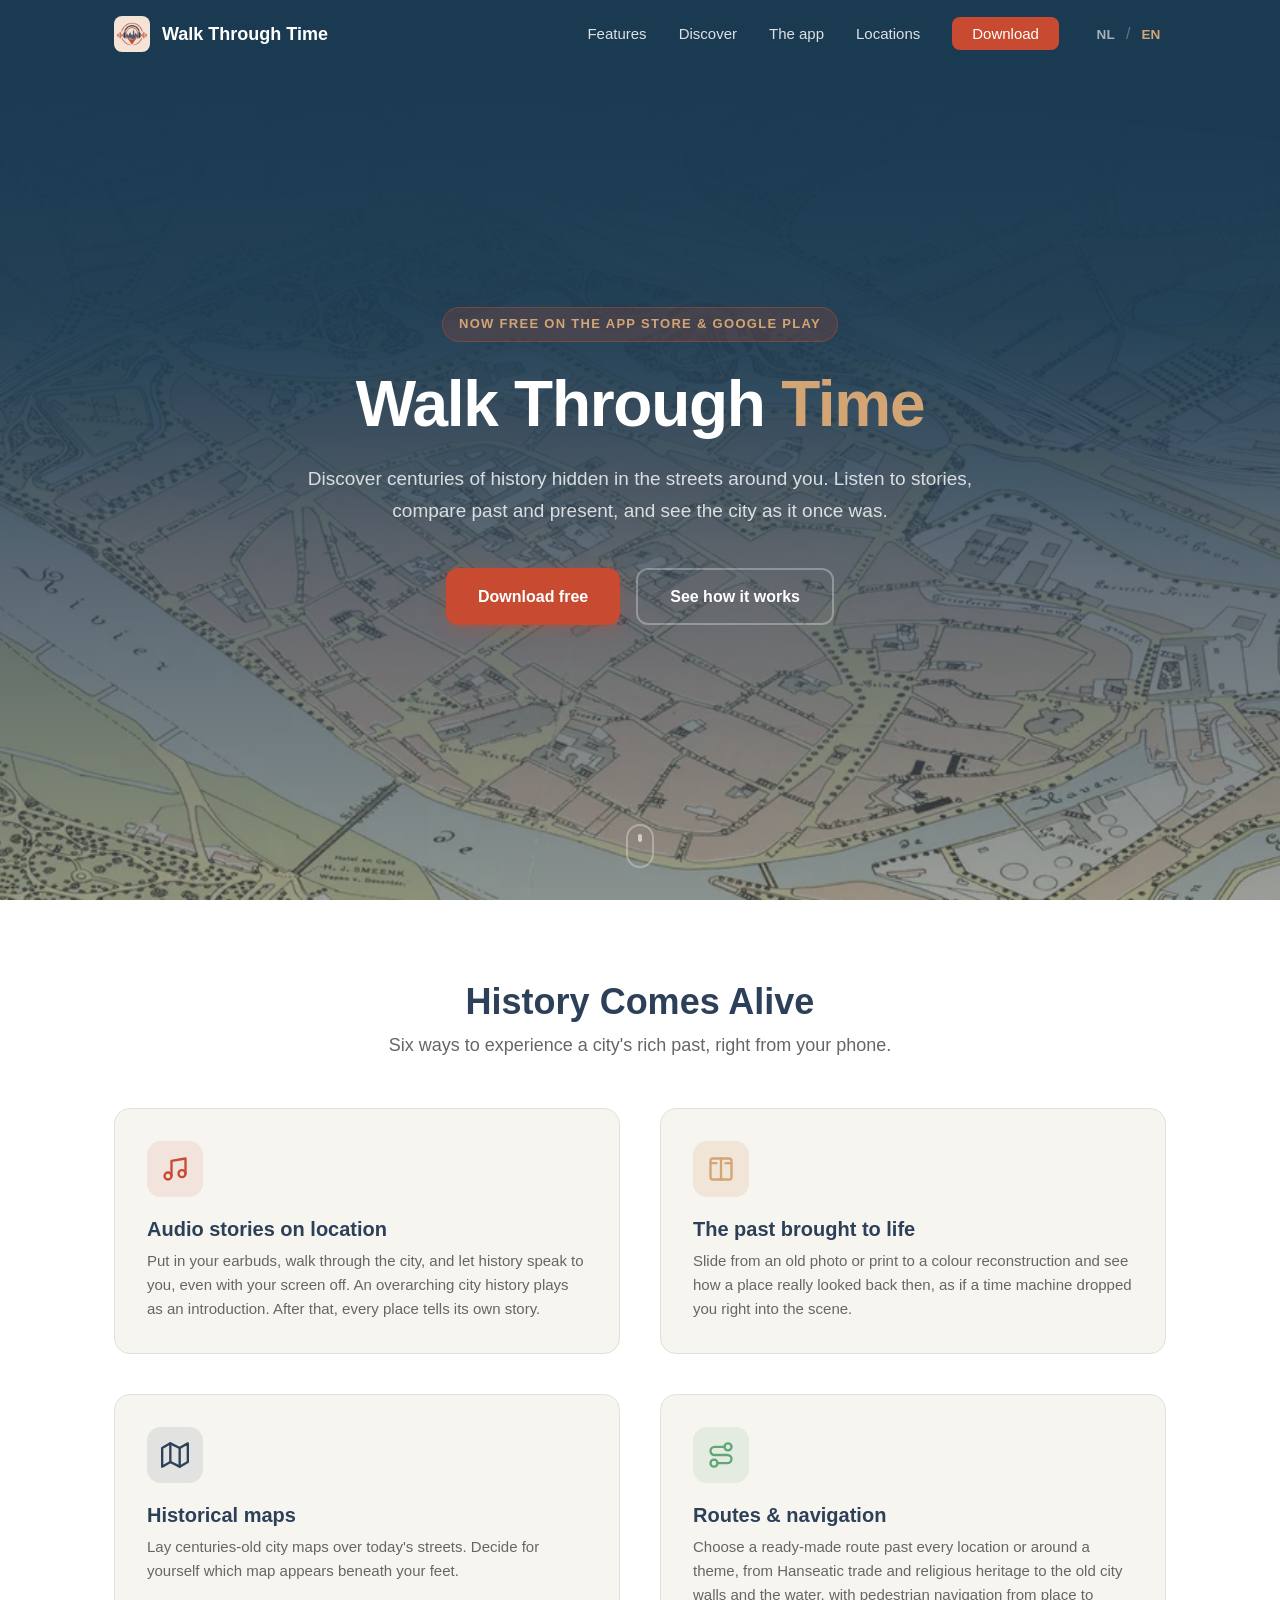
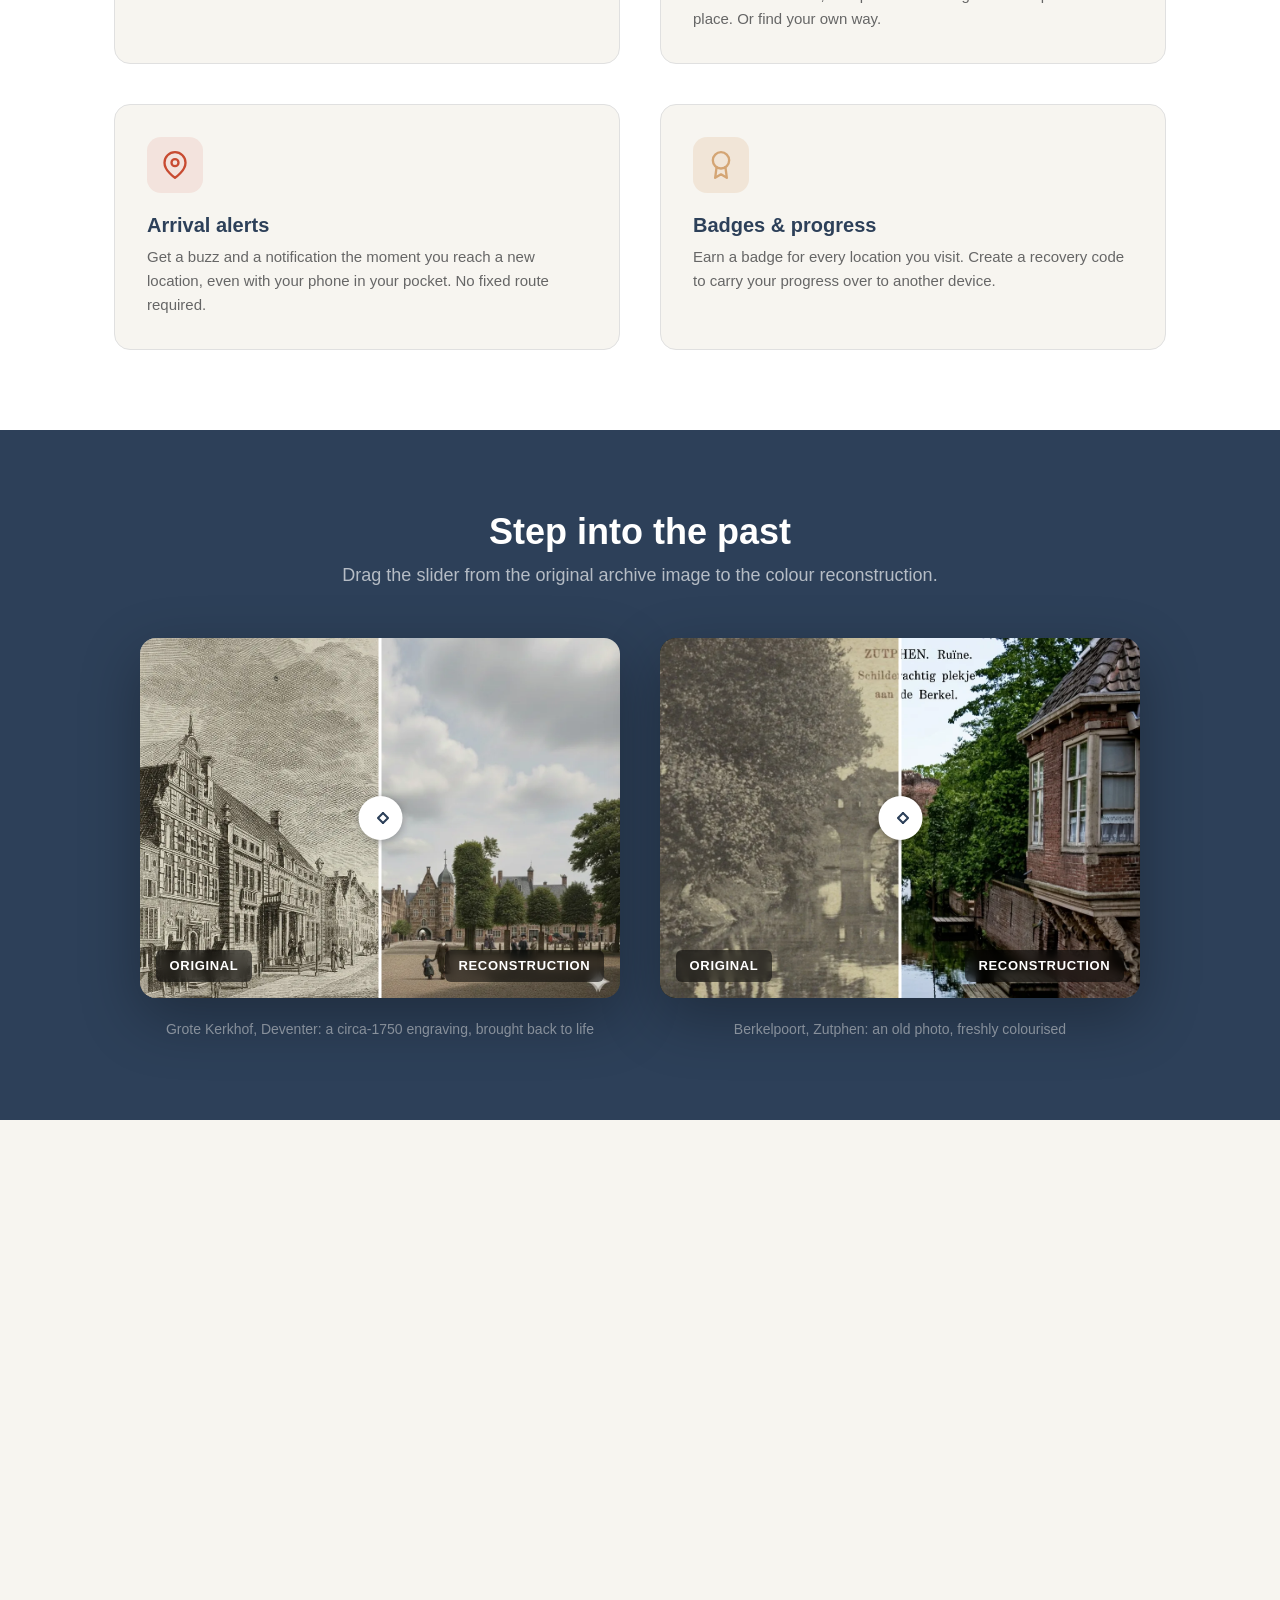
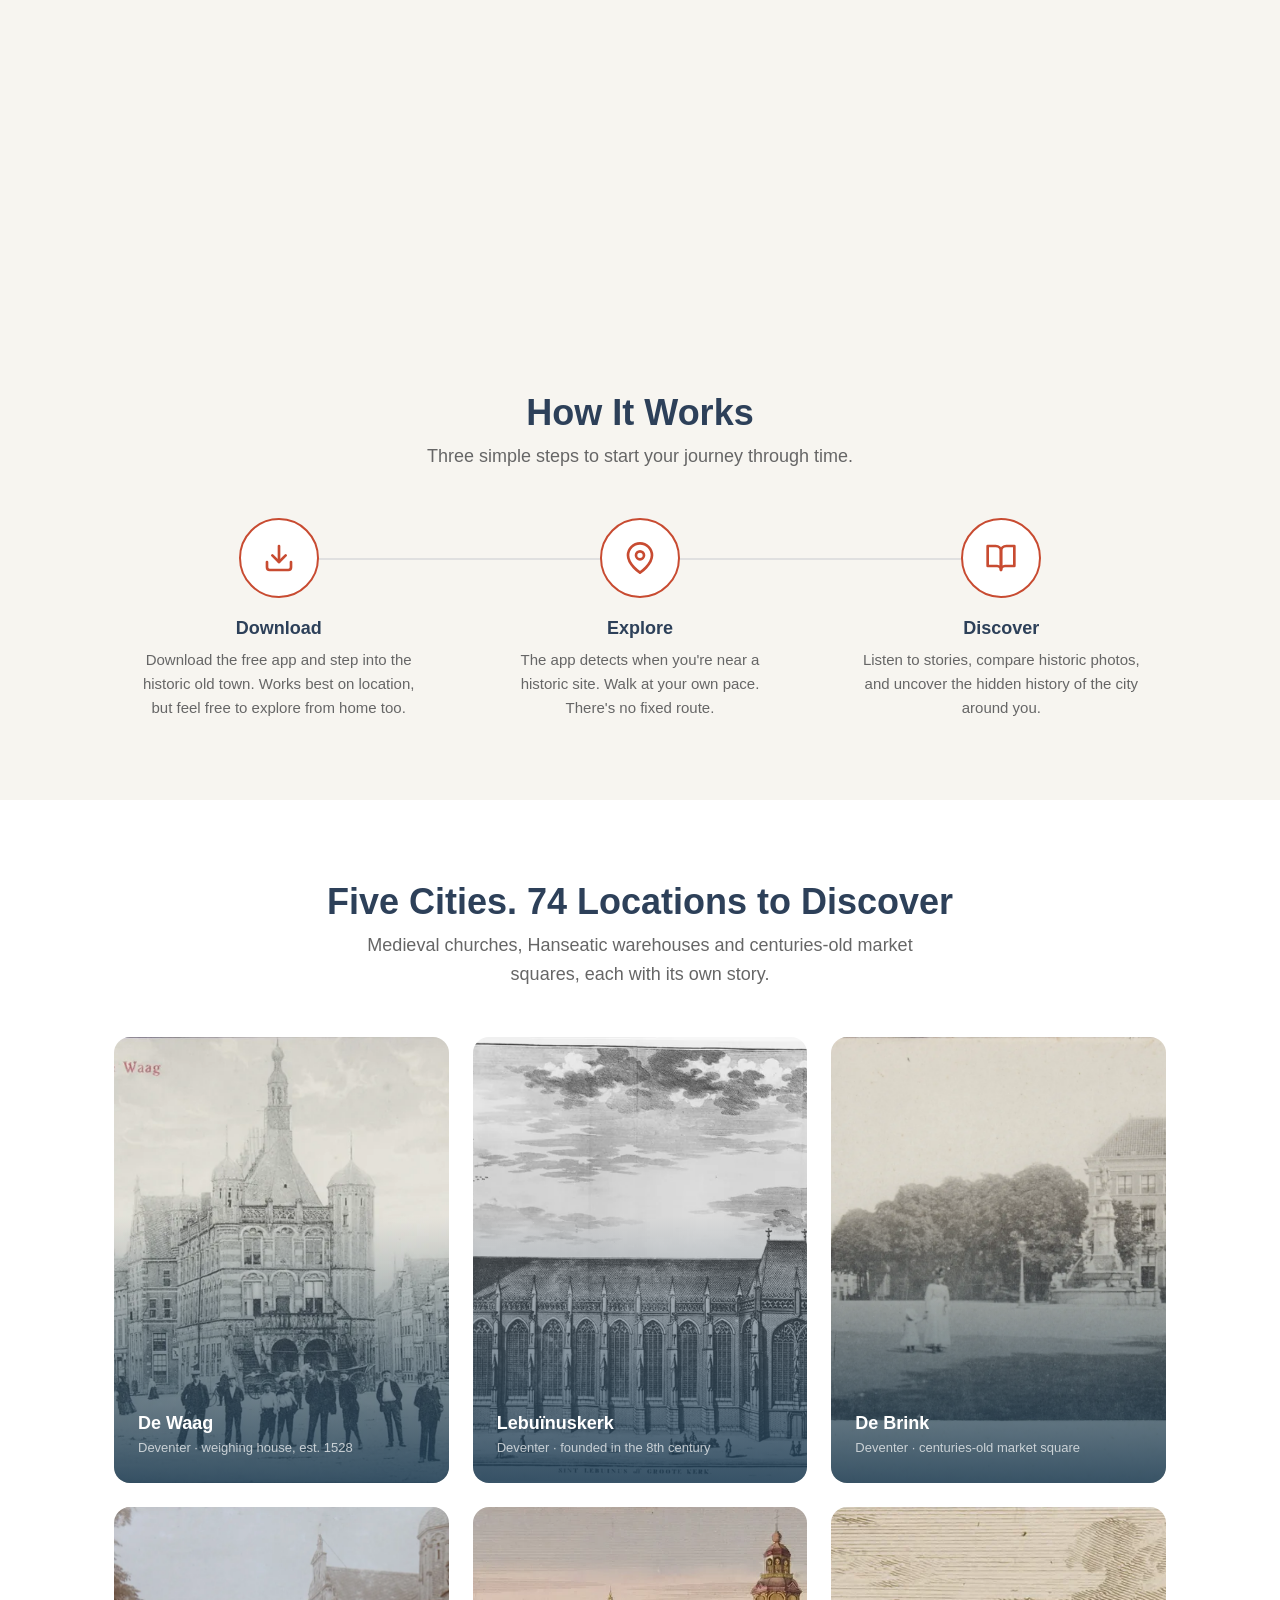
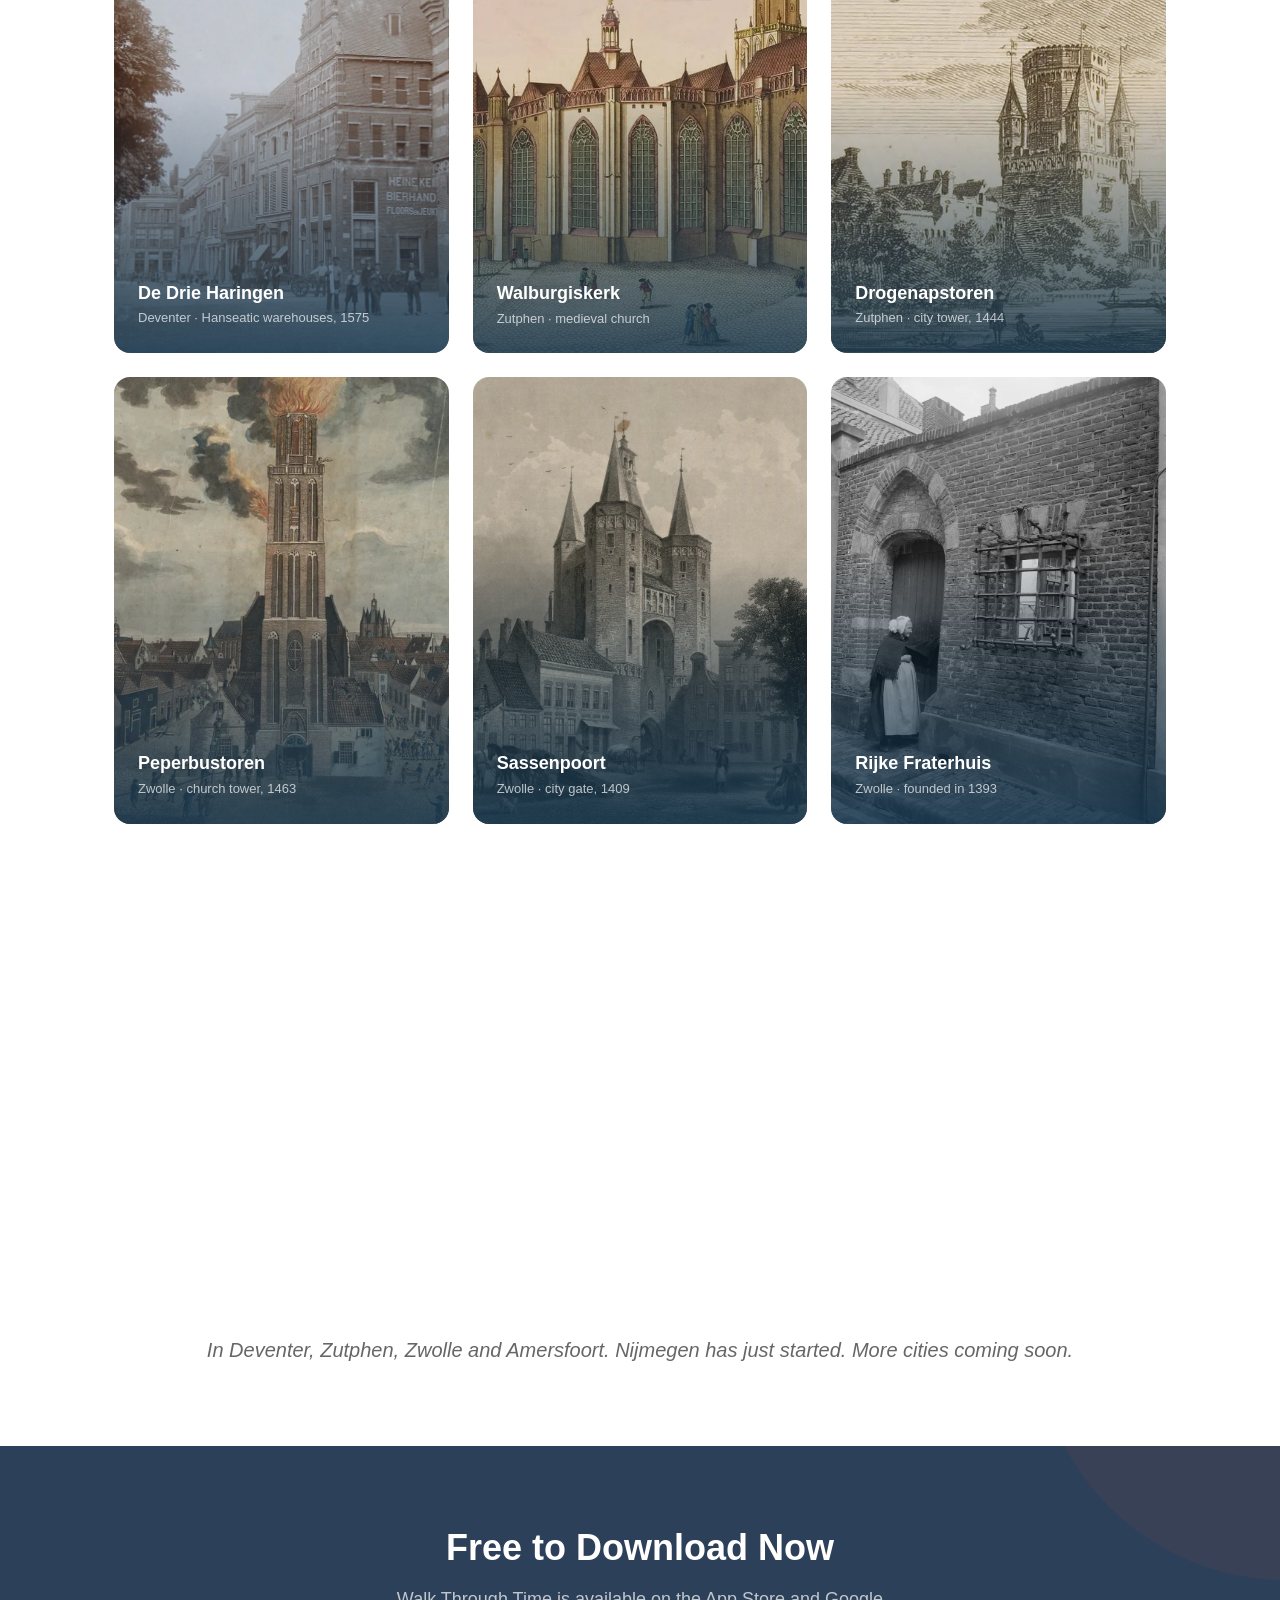
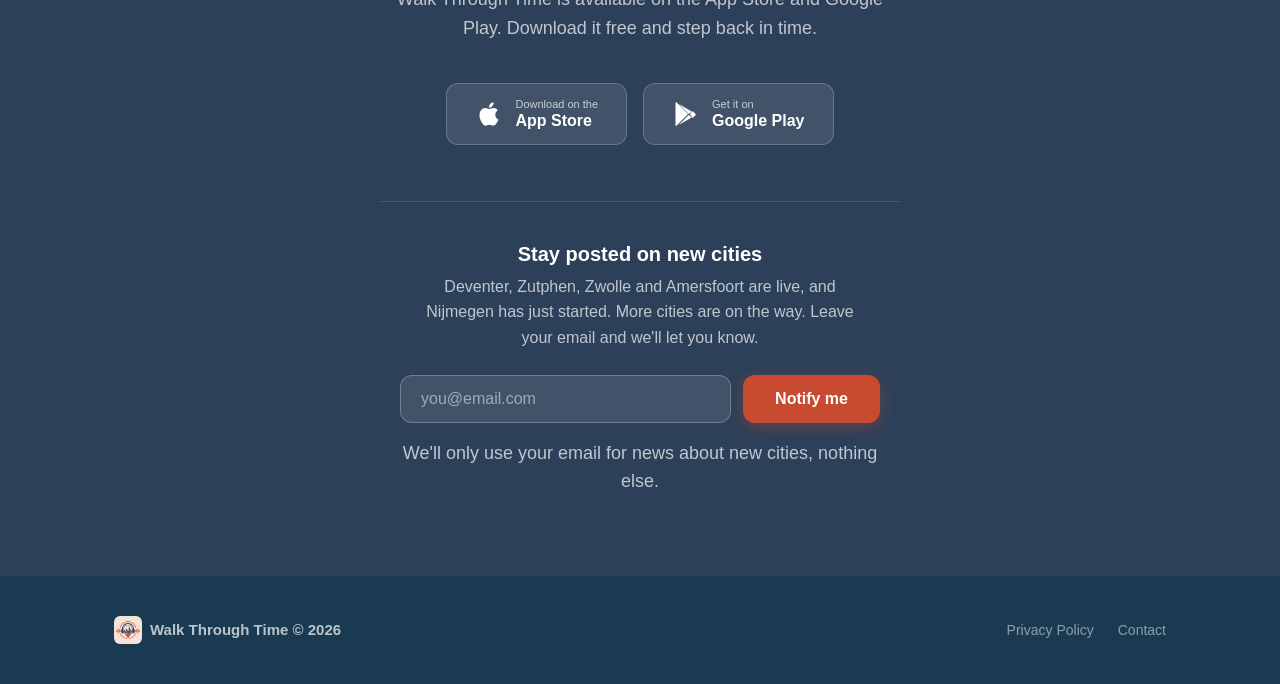
<file: index.html>
<!DOCTYPE html>
<html lang="nl">
<head>
  <meta charset="UTF-8">
  <meta name="viewport" content="width=device-width, initial-scale=1.0">
  <title>Walk Through Time — Ontdek de verborgen geschiedenis van je stad</title>
  <meta name="description" content="Wandel door eeuwen geschiedenis in historische Nederlandse steden. Een audio-tour app met ingekleurde reconstructies van het verleden, historische kaarten en 74 locaties in Deventer, Zutphen, Zwolle, Amersfoort en Nijmegen. Meer steden volgen.">
  <meta name="theme-color" content="#2D4059">
  <link rel="canonical" href="https://walkthrough-time.com/">

  <!-- Open Graph -->
  <meta property="og:site_name" content="Walk Through Time">
  <meta property="og:title" content="Walk Through Time — Ontdek de verborgen geschiedenis van je stad">
  <meta property="og:description" content="Stap terug in de tijd. Verken historische locaties met audio-verhalen, ingekleurde reconstructies en eeuwenoude kaarten, in Deventer, Zutphen, Zwolle, Amersfoort en Nijmegen.">
  <meta property="og:type" content="website">
  <meta property="og:url" content="https://walkthrough-time.com/">
  <meta property="og:image" content="https://walkthrough-time.com/images/og-image.jpg">
  <meta property="og:image:width" content="1200">
  <meta property="og:image:height" content="630">
  <meta property="og:image:alt" content="Walk Through Time — audio-wandeling door historische Nederlandse steden">
  <meta property="og:locale" content="nl_NL">
  <meta property="og:locale:alternate" content="en_US">

  <!-- Twitter -->
  <meta name="twitter:card" content="summary_large_image">
  <meta name="twitter:title" content="Walk Through Time — Ontdek de verborgen geschiedenis van je stad">
  <meta name="twitter:description" content="Stap terug in de tijd. Verken historische locaties met audio-verhalen, ingekleurde reconstructies en eeuwenoude kaarten, in Deventer, Zutphen, Zwolle, Amersfoort en Nijmegen.">
  <meta name="twitter:image" content="https://walkthrough-time.com/images/og-image.jpg">

  <!-- Favicon -->
  <link rel="icon" type="image/png" sizes="32x32" href="images/favicon-32.png">
  <link rel="icon" type="image/png" sizes="16x16" href="images/favicon-16.png">
  <link rel="apple-touch-icon" href="images/apple-touch-icon.png">

  <!-- Styles -->
  <link rel="stylesheet" href="css/style.css">

  <!-- Structured data (helpt Google de app-vermelding te begrijpen) -->
  <script type="application/ld+json">
  {
    "@context": "https://schema.org",
    "@type": "MobileApplication",
    "name": "Walk Through Time",
    "operatingSystem": "iOS, Android",
    "applicationCategory": "TravelApplication",
    "url": "https://walkthrough-time.com/",
    "description": "Audio-wandeling door de verborgen geschiedenis van historische Nederlandse steden: verhalen op locatie, ingekleurde reconstructies en historische kaarten.",
    "offers": {
      "@type": "Offer",
      "price": "0",
      "priceCurrency": "EUR"
    },
    "downloadUrl": [
      "https://apps.apple.com/app/id6764508617",
      "https://play.google.com/store/apps/details?id=com.jouwgeschiedenis.deventertijdreis"
    ],
    "author": {
      "@type": "Organization",
      "name": "Walk Through Time",
      "url": "https://walkthrough-time.com/",
      "email": "walkthroughtime0570@gmail.com"
    }
  }
  </script>
</head>
<body>

  <!-- ======== Navigation ======== -->
  <nav class="nav">
    <div class="container nav-inner">
      <a href="#" class="nav-logo">
        <img src="images/icon-96.png" alt="Walk Through Time" width="36" height="36">
        Walk Through Time
      </a>
      <ul class="nav-links">
        <li><a href="#features" data-i18n="nav.features">Functies</a></li>
        <li><a href="#discover" data-i18n="nav.discover">Ontdek</a></li>
        <li><a href="#app" data-i18n="nav.app">De app</a></li>
        <li><a href="#locations" data-i18n="nav.locations">Locaties</a></li>
        <li><a href="#download" class="nav-cta" data-i18n="nav.cta">Download</a></li>
        <li class="lang-switch" aria-label="Taal / Language">
          <button type="button" class="lang-btn" data-lang="nl">NL</button>
          <span class="lang-sep">/</span>
          <button type="button" class="lang-btn" data-lang="en">EN</button>
        </li>
      </ul>
      <button class="nav-toggle" aria-label="Menu">
        <span></span><span></span><span></span>
      </button>
    </div>
  </nav>

  <!-- ======== Hero ======== -->
  <section class="hero" id="hero">
    <div class="hero-bg"></div>
    <div class="hero-overlay"></div>
    <div class="hero-content">
      <div class="hero-badge" data-i18n="hero.badge">Nu gratis in de App Store &amp; Google Play</div>
      <h1 data-i18n-html="hero.title">Wandel door de <span>tijd</span></h1>
      <p class="hero-text" data-i18n="hero.text">
        Ontdek eeuwen geschiedenis verborgen in de straten om je heen.
        Luister naar verhalen, vergelijk verleden en heden, en zie de stad
        zoals die er lang geleden uitzag.
      </p>
      <div class="hero-actions">
        <a href="#download" class="btn btn-primary" data-i18n="hero.cta_primary">Download gratis</a>
        <a href="#discover" class="btn btn-outline" data-i18n="hero.cta_secondary">Bekijk hoe het werkt</a>
      </div>
    </div>
    <div class="hero-scroll">
      <div class="scroll-indicator">
        <div class="scroll-dot"></div>
      </div>
    </div>
  </section>

  <!-- ======== Features ======== -->
  <section class="features" id="features">
    <div class="container">
      <h2 class="section-title fade-up" data-i18n="features.title">Geschiedenis komt tot leven</h2>
      <p class="section-subtitle fade-up" data-i18n="features.subtitle">Zes manieren om de rijke geschiedenis van een stad te beleven, direct vanaf je telefoon.</p>

      <div class="features-grid">

        <div class="feature-card fade-up">
          <div class="feature-icon audio">
            <svg width="28" height="28" viewBox="0 0 24 24" fill="none" stroke="currentColor" stroke-width="2" stroke-linecap="round" stroke-linejoin="round"><path d="M9 18V5l12-2v13"/><circle cx="6" cy="18" r="3"/><circle cx="18" cy="16" r="3"/></svg>
          </div>
          <h3 data-i18n="feature.audio.title">Audio-verhalen op locatie</h3>
          <p data-i18n="feature.audio.text">Doe je oortjes in, wandel door de stad en laat de geschiedenis tot je spreken, ook met je scherm uit. Een overkoepelende stadsgeschiedenis luister je als introductie. Daarna vertelt elke plek zijn eigen verhaal.</p>
        </div>

        <div class="feature-card fade-up">
          <div class="feature-icon photo">
            <svg width="28" height="28" viewBox="0 0 24 24" fill="none" stroke="currentColor" stroke-width="2" stroke-linecap="round" stroke-linejoin="round"><rect x="3" y="3" width="18" height="18" rx="2" ry="2"/><line x1="12" y1="3" x2="12" y2="21"/><polyline points="8 7 4 7"/><polyline points="20 7 16 7"/></svg>
          </div>
          <h3 data-i18n="feature.photo.title">Het verleden tot leven</h3>
          <p data-i18n="feature.photo.text">Schuif van een oude foto of prent naar een ingekleurde reconstructie en zie hoe een plek er vroeger werkelijk uitzag, alsof een tijdmachine je er middenin zet.</p>
        </div>

        <div class="feature-card fade-up">
          <div class="feature-icon map">
            <svg width="28" height="28" viewBox="0 0 24 24" fill="none" stroke="currentColor" stroke-width="2" stroke-linecap="round" stroke-linejoin="round"><polygon points="1 6 1 22 8 18 16 22 23 18 23 2 16 6 8 2 1 6"/><line x1="8" y1="2" x2="8" y2="18"/><line x1="16" y1="6" x2="16" y2="22"/></svg>
          </div>
          <h3 data-i18n="feature.map.title">Historische kaarten</h3>
          <p data-i18n="feature.map.text">Leg eeuwenoude stadsplattegronden over actuele kaarten. Bepaal zelf welke kaart je onder je voeten ziet verschijnen.</p>
        </div>

        <div class="feature-card fade-up">
          <div class="feature-icon routes">
            <svg width="28" height="28" viewBox="0 0 24 24" fill="none" stroke="currentColor" stroke-width="2" stroke-linecap="round" stroke-linejoin="round"><circle cx="6" cy="19" r="3"/><path d="M9 19h8.5a3.5 3.5 0 0 0 0-7h-11a3.5 3.5 0 0 1 0-7H15"/><circle cx="18" cy="5" r="3"/></svg>
          </div>
          <h3 data-i18n="feature.routes.title">Wandelroutes &amp; navigatie</h3>
          <p data-i18n="feature.routes.text">Kies uit kant-en-klare routes langs alle locaties of rond een thema, van de Hanze en religieus erfgoed tot de oude stadsmuren en het water, inclusief voetgangersnavigatie van plek naar plek. Of kies je eigen route.</p>
        </div>

        <div class="feature-card fade-up">
          <div class="feature-icon arrival">
            <svg width="28" height="28" viewBox="0 0 24 24" fill="none" stroke="currentColor" stroke-width="2" stroke-linecap="round" stroke-linejoin="round"><path d="M21 10c0 7-9 13-9 13s-9-6-9-13a9 9 0 0 1 18 0z"/><circle cx="12" cy="10" r="3"/></svg>
          </div>
          <h3 data-i18n="feature.arrival.title">Aankomst-meldingen</h3>
          <p data-i18n="feature.arrival.text">Krijg een trilling en melding zodra je bij een nieuwe locatie aankomt, zelfs met je telefoon in je broekzak. Geen vaste route nodig.</p>
        </div>

        <div class="feature-card fade-up">
          <div class="feature-icon badge">
            <svg width="28" height="28" viewBox="0 0 24 24" fill="none" stroke="currentColor" stroke-width="2" stroke-linecap="round" stroke-linejoin="round"><circle cx="12" cy="8" r="7"/><polyline points="8.21 13.89 7 23 12 20 17 23 15.79 13.88"/></svg>
          </div>
          <h3 data-i18n="feature.badges.title">Badges &amp; voortgang</h3>
          <p data-i18n="feature.badges.text">Verzamel een badge bij elke bezochte locatie. Maak een herstelcode aan om je voortgang mee te nemen naar een ander toestel.</p>
        </div>

      </div>
    </div>
  </section>

  <!-- ======== Image Comparison ======== -->
  <section class="comparison" id="discover">
    <div class="container">
      <h2 class="section-title fade-up" data-i18n="comparison.title">Stap in het verleden</h2>
      <p class="section-subtitle fade-up" data-i18n="comparison.subtitle">Sleep de schuif van het originele archiefbeeld naar de ingekleurde reconstructie.</p>

      <div class="comparison-grid">
        <figure class="comparison-item fade-up">
          <div class="comparison-wrapper">
            <img src="images/grotekerkhof_original.webp" alt="Grote Kerkhof, origineel archiefbeeld" class="comparison-img-before" width="1200" height="939">
            <img src="images/grotekerkhof_restored.webp" alt="Grote Kerkhof, ingekleurde reconstructie" class="comparison-img-after" width="1152" height="896">
            <div class="comparison-slider">
              <div class="comparison-handle" role="slider" tabindex="0"
                   aria-label="Vergelijk voor en na" data-i18n-aria-label="comparison.slider_aria"
                   aria-valuemin="0" aria-valuemax="100" aria-valuenow="50">
                <svg viewBox="0 0 24 24" fill="none" stroke="currentColor" stroke-width="2.5" stroke-linecap="round" stroke-linejoin="round" aria-hidden="true"><polyline points="15 18 9 12 15 6"/><polyline points="9 18 15 12 9 6" transform="translate(6,0)"/></svg>
              </div>
            </div>
            <span class="comparison-label before" data-i18n="comparison.before">Origineel</span>
            <span class="comparison-label after" data-i18n="comparison.after">Reconstructie</span>
          </div>
          <figcaption class="comparison-caption" data-i18n="comparison.caption">Grote Kerkhof, Deventer: een gravure uit circa 1750, opnieuw tot leven gewekt</figcaption>
        </figure>

        <figure class="comparison-item fade-up">
          <div class="comparison-wrapper">
            <img src="images/berkelpoort_original.webp" alt="Berkelpoort, originele foto" class="comparison-img-before" width="1400" height="902">
            <img src="images/berkelpoort_restored.webp" alt="Berkelpoort, ingekleurde reconstructie" class="comparison-img-after" width="1293" height="832">
            <div class="comparison-slider">
              <div class="comparison-handle" role="slider" tabindex="0"
                   aria-label="Vergelijk voor en na" data-i18n-aria-label="comparison.slider_aria"
                   aria-valuemin="0" aria-valuemax="100" aria-valuenow="50">
                <svg viewBox="0 0 24 24" fill="none" stroke="currentColor" stroke-width="2.5" stroke-linecap="round" stroke-linejoin="round" aria-hidden="true"><polyline points="15 18 9 12 15 6"/><polyline points="9 18 15 12 9 6" transform="translate(6,0)"/></svg>
              </div>
            </div>
            <span class="comparison-label before" data-i18n="comparison.before">Origineel</span>
            <span class="comparison-label after" data-i18n="comparison.after">Reconstructie</span>
          </div>
          <figcaption class="comparison-caption" data-i18n="comparison.caption2">Berkelpoort, Zutphen: een oude foto opnieuw ingekleurd</figcaption>
        </figure>
      </div>
    </div>
  </section>

  <!-- ======== App Screenshots ======== -->
  <section class="screenshots" id="app">
    <div class="container">
      <h2 class="section-title fade-up" data-i18n="screens.title">Zo ziet de app eruit</h2>
      <p class="section-subtitle fade-up" data-i18n="screens.subtitle">Een kijkje in Walk Through Time, van interactieve kaart tot audio en badges.</p>
    </div>
    <div class="screens-scroller fade-up">
      <figure class="phone">
        <div class="phone-frame"><img src="images/screenshots/01-map.webp" alt="" loading="lazy" width="600" height="1300"></div>
        <figcaption data-i18n="screens.map">Ontdek verhalen om je heen</figcaption>
      </figure>
      <figure class="phone">
        <div class="phone-frame"><img src="images/screenshots/02-compare.webp" alt="" loading="lazy" width="600" height="1300"></div>
        <figcaption data-i18n="screens.compare">Schuif tussen toen en nu</figcaption>
      </figure>
      <figure class="phone">
        <div class="phone-frame"><img src="images/screenshots/03-audio.webp" alt="" loading="lazy" width="600" height="1300"></div>
        <figcaption data-i18n="screens.audio">Luister ter plekke</figcaption>
      </figure>
      <figure class="phone">
        <div class="phone-frame"><img src="images/screenshots/04-overlay.webp" alt="" loading="lazy" width="600" height="1300"></div>
        <figcaption data-i18n="screens.overlay">Leg het verleden over het heden</figcaption>
      </figure>
      <figure class="phone">
        <div class="phone-frame"><img src="images/screenshots/05-city.webp" alt="" loading="lazy" width="600" height="1300"></div>
        <figcaption data-i18n="screens.city">Begin met de stadsgeschiedenis</figcaption>
      </figure>
      <figure class="phone">
        <div class="phone-frame"><img src="images/screenshots/06-routes.webp" alt="" loading="lazy" width="600" height="1300"></div>
        <figcaption data-i18n="screens.routes">Volg kant-en-klare routes</figcaption>
      </figure>
      <figure class="phone">
        <div class="phone-frame"><img src="images/screenshots/07-route-detail.webp" alt="" loading="lazy" width="600" height="1300"></div>
        <figcaption data-i18n="screens.routedetail">Volg de route, stap voor stap</figcaption>
      </figure>
      <figure class="phone">
        <div class="phone-frame"><img src="images/screenshots/08-badges.webp" alt="" loading="lazy" width="600" height="1300"></div>
        <figcaption data-i18n="screens.badges">Verzamel badges onderweg</figcaption>
      </figure>
    </div>
  </section>

  <!-- ======== How It Works ======== -->
  <section class="how-it-works">
    <div class="container">
      <h2 class="section-title fade-up" data-i18n="how.title">Hoe het werkt</h2>
      <p class="section-subtitle fade-up" data-i18n="how.subtitle">In drie eenvoudige stappen begint je reis door de tijd.</p>

      <div class="steps">
        <div class="step fade-up">
          <div class="step-number">
            <svg width="32" height="32" viewBox="0 0 24 24" fill="none" stroke="var(--primary)" stroke-width="2" stroke-linecap="round" stroke-linejoin="round"><path d="M21 15v4a2 2 0 0 1-2 2H5a2 2 0 0 1-2-2v-4"/><polyline points="7 10 12 15 17 10"/><line x1="12" y1="15" x2="12" y2="3"/></svg>
          </div>
          <h3 data-i18n="step.download.title">Download</h3>
          <p data-i18n="step.download.text">Download de gratis app en loop de historische binnenstad in. Werkt het best op locatie, maar verkennen vanuit huis kan ook.</p>
        </div>
        <div class="step fade-up">
          <div class="step-number">
            <svg width="32" height="32" viewBox="0 0 24 24" fill="none" stroke="var(--primary)" stroke-width="2" stroke-linecap="round" stroke-linejoin="round"><path d="M21 10c0 7-9 13-9 13s-9-6-9-13a9 9 0 0 1 18 0z"/><circle cx="12" cy="10" r="3"/></svg>
          </div>
          <h3 data-i18n="step.explore.title">Verken</h3>
          <p data-i18n="step.explore.text">De app merkt wanneer je in de buurt van een historische plek bent. Wandel in je eigen tempo. Er is geen vaste route.</p>
        </div>
        <div class="step fade-up">
          <div class="step-number">
            <svg width="32" height="32" viewBox="0 0 24 24" fill="none" stroke="var(--primary)" stroke-width="2" stroke-linecap="round" stroke-linejoin="round"><path d="M2 3h6a4 4 0 0 1 4 4v14a3 3 0 0 0-3-3H2z"/><path d="M22 3h-6a4 4 0 0 0-4 4v14a3 3 0 0 1 3-3h7z"/></svg>
          </div>
          <h3 data-i18n="step.discover.title">Ontdek</h3>
          <p data-i18n="step.discover.text">Luister naar verhalen, vergelijk oude foto's en ontdek de verborgen geschiedenis van de stad om je heen.</p>
        </div>
      </div>
    </div>
  </section>

  <!-- ======== Locations Teaser ======== -->
  <section class="locations" id="locations">
    <div class="container">
      <h2 class="section-title fade-up" data-i18n="locations.title">Vijf steden. 74 locaties om te ontdekken</h2>
      <p class="section-subtitle fade-up" data-i18n="locations.subtitle">Middeleeuwse kerken, Hanze-pakhuizen en eeuwenoude marktpleinen, elk met zijn eigen verhaal.</p>

      <div class="locations-preview">
        <div class="location-card fade-up">
          <img src="images/waag_original.webp" alt="De Waag, Deventer" loading="lazy" width="900" height="574">
          <div class="location-card-overlay">
            <h3>De Waag</h3>
            <p data-i18n="locations.waag">Deventer · waaggebouw, 1528</p>
          </div>
        </div>
        <div class="location-card fade-up">
          <img src="images/lebuinuskerk_original.webp" alt="Lebuïnuskerk, Deventer" loading="lazy" width="900" height="627">
          <div class="location-card-overlay">
            <h3>Lebuïnuskerk</h3>
            <p data-i18n="locations.lebuinus">Deventer · gesticht in de 8e eeuw</p>
          </div>
        </div>
        <div class="location-card fade-up">
          <img src="images/brink_original.webp" alt="De Brink, Deventer" loading="lazy" width="1600" height="1032">
          <div class="location-card-overlay">
            <h3>De Brink</h3>
            <p data-i18n="locations.brink">Deventer · eeuwenoud marktplein</p>
          </div>
        </div>
        <div class="location-card fade-up">
          <img src="images/drieharingen_original.webp" alt="De Drie Haringen, Deventer" loading="lazy" width="900" height="897">
          <div class="location-card-overlay">
            <h3>De Drie Haringen</h3>
            <p data-i18n="locations.drieharingen">Deventer · Hanze-pakhuizen, 1575</p>
          </div>
        </div>
        <div class="location-card fade-up">
          <img src="images/walburgiskerk_original.webp" alt="Walburgiskerk, Zutphen" loading="lazy" width="900" height="609">
          <div class="location-card-overlay">
            <h3>Walburgiskerk</h3>
            <p data-i18n="locations.walburgis">Zutphen · middeleeuwse kerk</p>
          </div>
        </div>
        <div class="location-card fade-up">
          <img src="images/drogenapstoren_original.webp" alt="Drogenapstoren, Zutphen" loading="lazy" width="900" height="649">
          <div class="location-card-overlay">
            <h3>Drogenapstoren</h3>
            <p data-i18n="locations.drogenap">Zutphen · stadstoren, 1444</p>
          </div>
        </div>
        <div class="location-card fade-up">
          <img src="images/peperbustoren_original.webp" alt="Peperbustoren, Zwolle" loading="lazy" width="900" height="600">
          <div class="location-card-overlay">
            <h3>Peperbustoren</h3>
            <p data-i18n="locations.peperbus">Zwolle · kerktoren, 1463</p>
          </div>
        </div>
        <div class="location-card fade-up">
          <img src="images/sassenpoort_original.webp" alt="Sassenpoort, Zwolle" loading="lazy" width="900" height="1149">
          <div class="location-card-overlay">
            <h3>Sassenpoort</h3>
            <p data-i18n="locations.sassenpoort">Zwolle · stadspoort, 1409</p>
          </div>
        </div>
        <div class="location-card fade-up">
          <img src="images/rijkefraterhuis_original.webp" alt="Rijke Fraterhuis, Zwolle" loading="lazy" width="900" height="1285">
          <div class="location-card-overlay">
            <h3>Rijke Fraterhuis</h3>
            <p data-i18n="locations.fraterhuis">Zwolle · gesticht in 1393</p>
          </div>
        </div>
        <div class="location-card fade-up">
          <img src="images/koppelpoort_original.webp" alt="Koppelpoort, Amersfoort" loading="lazy" width="900" height="610">
          <div class="location-card-overlay">
            <h3>Koppelpoort</h3>
            <p data-i18n="locations.koppelpoort">Amersfoort · water- en landpoort, 1400</p>
          </div>
        </div>
        <div class="location-card fade-up">
          <img src="images/muurhuizen_original.webp" alt="Muurhuizen, Amersfoort" loading="lazy" width="900" height="1104">
          <div class="location-card-overlay">
            <h3>Muurhuizen</h3>
            <p data-i18n="locations.muurhuizen">Amersfoort · huizen op de eerste stadsmuur</p>
          </div>
        </div>
        <div class="location-card fade-up">
          <img src="images/onzelievevrouwetoren_original.webp" alt="Onze Lieve Vrouwe Toren, Amersfoort" loading="lazy" width="813" height="743">
          <div class="location-card-overlay">
            <h3>Onze Lieve Vrouwe Toren</h3>
            <p data-i18n="locations.olvtoren">Amersfoort · kerktoren, 15e eeuw</p>
          </div>
        </div>
      </div>

      <div class="locations-more fade-up">
        <p class="locations-multicity" data-i18n="locations.multicity">In Deventer, Zutphen, Zwolle en Amersfoort. Nijmegen is net begonnen. Meer steden volgen.</p>
      </div>
    </div>
  </section>

  <!-- ======== CTA / Download ======== -->
  <section class="cta" id="download">
    <div class="container cta-content">
      <h2 class="fade-up" data-i18n="cta.title">Nu gratis te downloaden</h2>
      <p class="fade-up" data-i18n="cta.text">Walk Through Time is te downloaden in de App Store en Google Play. Download gratis en stap terug in de tijd.</p>

      <div class="store-buttons fade-up">
        <a href="https://apps.apple.com/app/id6764508617" class="store-btn" target="_blank" rel="noopener"
           data-i18n-aria-label="store.apple_aria" aria-label="Download in de App Store">
          <svg viewBox="0 0 24 24" fill="currentColor" aria-hidden="true"><path d="M18.71 19.5c-.83 1.24-1.71 2.45-3.05 2.47-1.34.03-1.77-.79-3.29-.79-1.53 0-2 .77-3.27.82-1.31.05-2.3-1.32-3.14-2.53C4.25 17 2.94 12.45 4.7 9.39c.87-1.52 2.43-2.48 4.12-2.51 1.28-.02 2.5.87 3.29.87.78 0 2.26-1.07 3.8-.91.65.03 2.47.26 3.64 1.98-.09.06-2.17 1.28-2.15 3.81.03 3.02 2.65 4.03 2.68 4.04-.03.07-.42 1.44-1.38 2.83M13 3.5c.73-.83 1.94-1.46 2.94-1.5.13 1.17-.34 2.35-1.04 3.19-.69.85-1.83 1.51-2.95 1.42-.15-1.15.41-2.35 1.05-3.11z"/></svg>
          <div class="store-label">
            <small data-i18n="store.apple_small">Download in de</small>
            <strong>App Store</strong>
          </div>
        </a>
        <a href="https://play.google.com/store/apps/details?id=com.jouwgeschiedenis.deventertijdreis" class="store-btn" target="_blank" rel="noopener"
           data-i18n-aria-label="store.google_aria" aria-label="Ontdek het op Google Play">
          <svg viewBox="0 0 24 24" fill="currentColor" aria-hidden="true"><path d="M3.609 1.814L13.792 12 3.61 22.186a.996.996 0 0 1-.61-.92V2.734a1 1 0 0 1 .609-.92zm10.89 10.893l2.302 2.302-10.937 6.333 8.635-8.635zm3.199-3.199l2.302 2.302a1 1 0 0 1 0 1.38l-2.302 2.302L15.396 12l2.302-2.492zM5.864 3.458L16.8 9.79l-2.302 2.302L5.864 3.458z"/></svg>
          <div class="store-label">
            <small data-i18n="store.google_small">Ontdek het op</small>
            <strong>Google Play</strong>
          </div>
        </a>
      </div>

      <!-- Nieuwsbrief: updates over nieuwe steden (Netlify Forms) -->
      <div class="newsletter fade-up">
        <h3 data-i18n="newsletter.title">Blijf op de hoogte van nieuwe steden</h3>
        <p class="newsletter-text" data-i18n="newsletter.text">Deventer, Zutphen, Zwolle en Amersfoort staan live, Nijmegen is net begonnen. Er volgen meer steden. Laat je e-mail achter, dan laten we het je weten.</p>

        <form name="signup" method="POST" data-netlify="true" netlify-honeypot="bot-field" class="signup-form">
          <input type="hidden" name="form-name" value="signup">
          <p class="signup-hp"><label>Niet invullen: <input name="bot-field"></label></p>
          <input type="email" name="email" class="signup-input" required
                 placeholder="jouw@email.nl" data-i18n-placeholder="form.placeholder"
                 autocomplete="email">
          <button type="submit" class="btn btn-primary" data-i18n="form.button">Hou me op de hoogte</button>
        </form>
        <p class="signup-message" role="status" aria-live="polite" hidden></p>
        <p class="signup-note" data-i18n="form.note">We gebruiken je e-mail alleen voor nieuws over nieuwe steden, niets anders.</p>
      </div>
    </div>
  </section>

  <!-- ======== Footer ======== -->
  <footer class="footer">
    <div class="container footer-inner">
      <div class="footer-brand">
        <img src="images/icon-96.png" alt="" width="28" height="28">
        Walk Through Time &copy; 2026
      </div>
      <ul class="footer-links">
        <li><a href="privacy-policy.html" data-i18n="footer.privacy" data-i18n-href="footer.privacy_href">Privacybeleid</a></li>
        <li><a href="mailto:walkthroughtime0570@gmail.com" data-i18n="footer.contact">Contact</a></li>
      </ul>
    </div>
  </footer>

  <script src="js/main.js"></script>
</body>
</html>
</file>
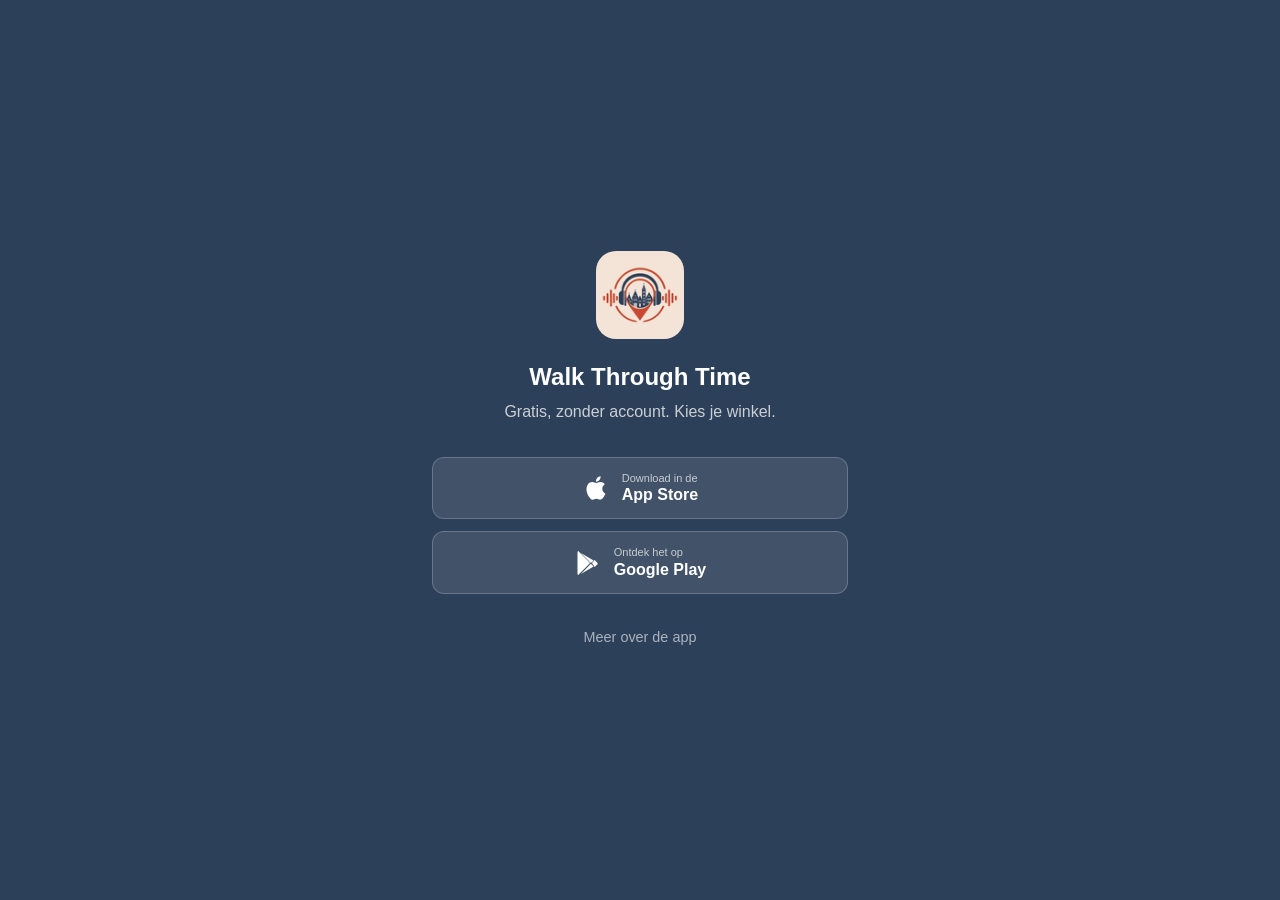
<file: app/index.html>
<!DOCTYPE html>
<html lang="nl">
<head>
  <meta charset="UTF-8">
  <meta name="viewport" content="width=device-width, initial-scale=1.0">
  <title>Walk Through Time downloaden</title>
  <meta name="description" content="Download Walk Through Time in de App Store of Google Play. Gratis, zonder account.">
  <meta name="theme-color" content="#2D4059">

  <!-- Deze pagina is een doorgeefluik en hoort niet in de zoekresultaten:
       wie hem vindt via Google wil de homepage, niet een lege tussenstap. -->
  <meta name="robots" content="noindex, follow">
  <link rel="canonical" href="https://walkthrough-time.com/">

  <meta property="og:site_name" content="Walk Through Time">
  <meta property="og:title" content="Walk Through Time downloaden">
  <meta property="og:description" content="Gratis, zonder account. In de App Store en Google Play.">
  <meta property="og:type" content="website">
  <meta property="og:url" content="https://walkthrough-time.com/app">
  <meta property="og:image" content="https://walkthrough-time.com/images/og-image.jpg">
  <meta property="og:locale" content="nl_NL">

  <link rel="icon" type="image/png" sizes="32x32" href="../images/favicon-32.png">
  <link rel="icon" type="image/png" sizes="16x16" href="../images/favicon-16.png">
  <link rel="apple-touch-icon" href="../images/apple-touch-icon.png">

  <!-- Alleen voor de merkkleuren en de winkelknoppen; de rest van dit blad is
       landingspagina-opmaak die deze pagina niet gebruikt. -->
  <link rel="stylesheet" href="../css/style.css">

  <style>
    /* Deze pagina heeft geen kopbalk, geen secties en geen scroll: één blok
       midden op het scherm. Daarom een eigen laagje bovenop style.css.
       
       De achtergrond is navy en niet de gebruikelijke crème, en dat is geen
       smaakkeuze: .store-btn in style.css is wit op een doorschijnend wit vlak,
       ontworpen voor de donkere CTA-sectie van de homepage (.cta gebruikt
       var(--secondary)). Op een lichte achtergrond zijn die knoppen zo goed als
       onzichtbaar. Dezelfde kleur aanhouden is netter dan de knopstijl hier
       overschrijven, want dan blijven de knoppen overal op de site gelijk. */
    body {
      min-height: 100vh;
      display: flex;
      align-items: center;
      justify-content: center;
      padding: 2rem 1.25rem;
      background: var(--secondary);
      color: #fff;
    }

    .redirect {
      max-width: 26rem;
      width: 100%;
      text-align: center;
    }

    /* style.css zet img op display:block, en een blok met een vaste breedte
       gaat niet mee met text-align:center. Vandaar de automatische marges. */
    .redirect img {
      width: 88px;
      height: 88px;
      border-radius: 20px;
      margin: 0 auto 1.5rem;
    }

    .redirect h1 {
      font-size: 1.5rem;
      color: #fff;
      margin-bottom: 0.5rem;
    }

    .redirect p {
      color: rgba(255, 255, 255, 0.75);
      margin-bottom: 2rem;
    }

    /* De knoppen staan in style.css naast elkaar; hier zijn ze het enige op de
       pagina, dus onder elkaar leest rustiger en is de raakvlakte groter.
       Ze rekken daardoor over de volle breedte, en dan moet de inhoud alsnog
       gecentreerd worden: .store-btn regelt alleen de verticale uitlijning. */
    .redirect .store-buttons {
      flex-direction: column;
      align-items: stretch;
      gap: 0.75rem;
    }

    .redirect .store-btn {
      justify-content: center;
    }

    .redirect .home-link {
      display: inline-block;
      margin-top: 2rem;
      color: rgba(255, 255, 255, 0.6);
      font-size: 0.9rem;
    }

    .redirect .home-link:hover {
      color: #fff;
    }
  </style>

  <script>
    // Stuur telefoons meteen door naar de juiste winkel. Wie hier vanuit een
    // reel of een bio-link komt heeft de kortste aandacht van de hele trechter,
    // en elke tussenstap kost mensen.
    //
    // Op een computer gebeurt er bewust NIETS: daar kun je de app toch niet
    // installeren, dus dan is de keuze tonen nuttiger dan doorverwijzen.
    //
    // location.replace en niet location.href: replace laat geen spoor achter in
    // de geschiedenis. Anders belandt iemand die op "terug" drukt weer op deze
    // pagina en wordt hij meteen opnieuw doorgestuurd, met geen ontsnappen aan.
    //
    // Dit staat in de head zodat het vuurt voordat er iets is getekend. Werkt
    // het niet, dan rendert de pagina hieronder gewoon en staan beide knoppen
    // er alsnog; die zijn de terugval, niet de opsmuk.
    (function () {
      var APPLE = 'https://apps.apple.com/app/id6764508617';
      var GOOGLE = 'https://play.google.com/store/apps/details?id=com.jouwgeschiedenis.deventertijdreis';

      var ua = navigator.userAgent || '';

      // Een iPad meldt zich sinds iPadOS 13 als "Macintosh". Het aantal
      // aanraakpunten is wat hem alsnog verraadt: een echte Mac heeft er nul.
      var isIOS = /iPad|iPhone|iPod/.test(ua) ||
                  (navigator.platform === 'MacIntel' && navigator.maxTouchPoints > 1);
      var isAndroid = /Android/.test(ua);

      var doel = isIOS ? APPLE : (isAndroid ? GOOGLE : null);
      if (doel) {
        location.replace(doel);
      }
    })();
  </script>
</head>
<body>
  <main class="redirect">
    <img src="../images/icon-96.png" alt="" width="88" height="88">

    <h1>Walk Through Time</h1>
    <p>Gratis, zonder account. Kies je winkel.</p>

    <div class="store-buttons">
      <a href="https://apps.apple.com/app/id6764508617" class="store-btn" rel="noopener"
         aria-label="Download in de App Store">
        <svg viewBox="0 0 24 24" fill="currentColor" aria-hidden="true"><path d="M18.71 19.5c-.83 1.24-1.71 2.45-3.05 2.47-1.34.03-1.77-.79-3.29-.79-1.53 0-2 .77-3.27.82-1.31.05-2.3-1.32-3.14-2.53C4.25 17 2.94 12.45 4.7 9.39c.87-1.52 2.43-2.48 4.12-2.51 1.28-.02 2.5.87 3.29.87.78 0 2.26-1.07 3.8-.91.65.03 2.47.26 3.64 1.98-.09.06-2.17 1.28-2.15 3.81.03 3.02 2.65 4.03 2.68 4.04-.03.07-.42 1.44-1.38 2.83M13 3.5c.73-.83 1.94-1.46 2.94-1.5.13 1.17-.34 2.35-1.04 3.19-.69.85-1.83 1.51-2.95 1.42-.15-1.15.41-2.35 1.05-3.11z"/></svg>
        <div class="store-label">
          <small>Download in de</small>
          <strong>App Store</strong>
        </div>
      </a>
      <a href="https://play.google.com/store/apps/details?id=com.jouwgeschiedenis.deventertijdreis" class="store-btn" rel="noopener"
         aria-label="Ontdek het op Google Play">
        <svg viewBox="0 0 24 24" fill="currentColor" aria-hidden="true"><path d="M3.609 1.814L13.792 12 3.61 22.186a.996.996 0 0 1-.61-.92V2.734a1 1 0 0 1 .609-.92zm10.89 10.893l2.302 2.302-10.937 6.333 8.635-8.635zm3.199-3.199l2.302 2.302a1 1 0 0 1 0 1.38l-2.302 2.302L15.396 12l2.302-2.492zM5.864 3.458L16.8 9.79l-2.302 2.302L5.864 3.458z"/></svg>
        <div class="store-label">
          <small>Ontdek het op</small>
          <strong>Google Play</strong>
        </div>
      </a>
    </div>

    <a href="/" class="home-link">Meer over de app</a>
  </main>
</body>
</html>
</file>
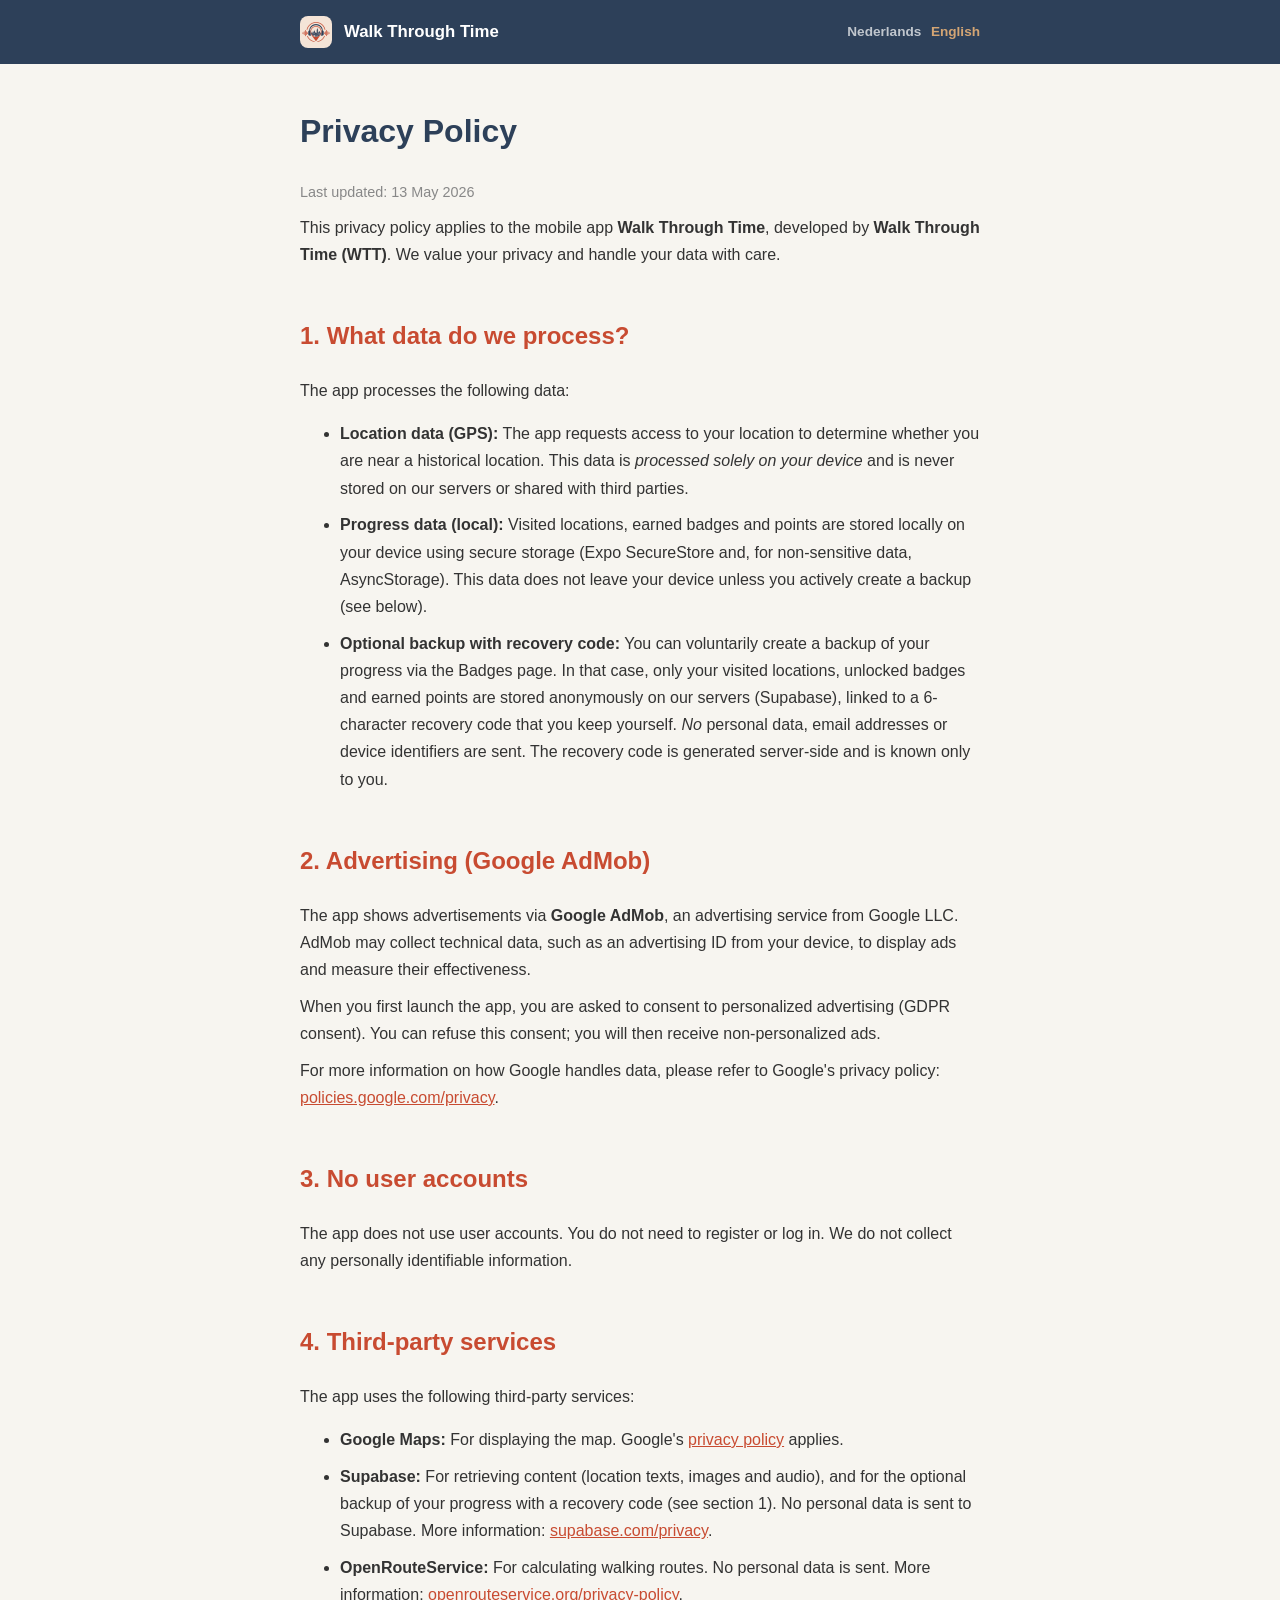
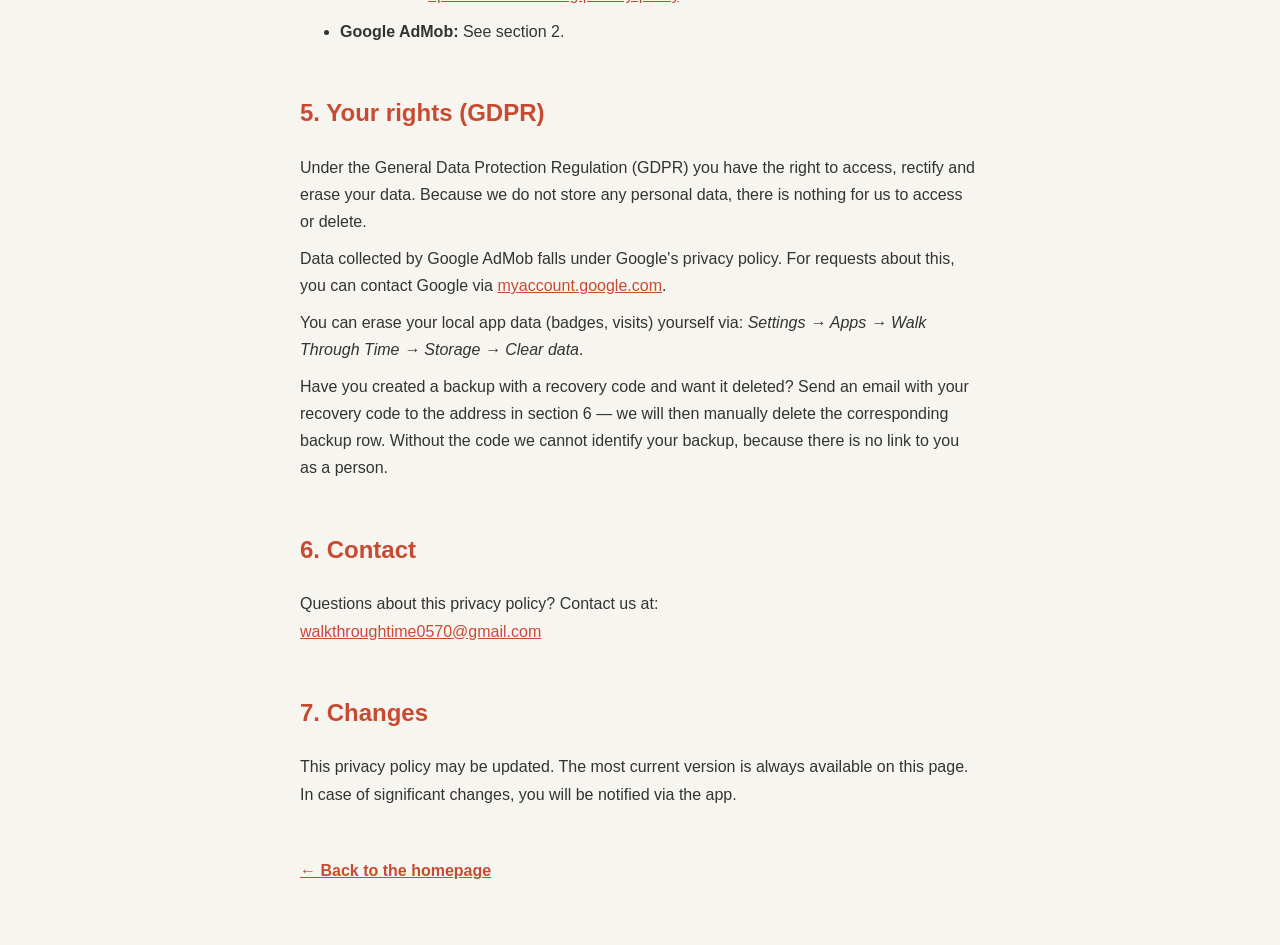
<file: privacy-policy-en.html>
<!DOCTYPE html>
<html lang="en">
<head>
  <meta charset="UTF-8" />
  <meta name="viewport" content="width=device-width, initial-scale=1.0" />
  <title>Privacy Policy — Walk Through Time</title>
  <meta name="theme-color" content="#2D4059">
  <link rel="icon" type="image/png" href="images/icon.png">
  <style>
    :root {
      --primary: #C84B31;
      --secondary: #2D4059;
      --soft-gold: #D4A574;
      --background: #F7F5F0;
    }
    * { box-sizing: border-box; }
    body {
      font-family: 'Segoe UI', -apple-system, BlinkMacSystemFont, Roboto, sans-serif;
      margin: 0;
      color: #333;
      line-height: 1.7;
      background: var(--background);
    }
    .policy-header {
      background: var(--secondary);
      padding: 1rem 0;
    }
    .policy-header .inner {
      max-width: 720px;
      margin: 0 auto;
      padding: 0 20px;
      display: flex;
      align-items: center;
      justify-content: space-between;
      gap: 0.75rem;
    }
    .policy-header .brand {
      display: flex;
      align-items: center;
      gap: 0.75rem;
      color: #fff;
      text-decoration: none;
      font-weight: 700;
      font-size: 1.05rem;
    }
    .policy-header img { width: 32px; height: 32px; border-radius: 8px; }
    .policy-lang { display: flex; align-items: center; gap: 0.6rem; font-size: 0.85rem; }
    .policy-lang a { color: rgba(255, 255, 255, 0.7); text-decoration: none; font-weight: 600; }
    .policy-lang a:hover { color: #fff; }
    .policy-lang .current { color: var(--soft-gold); font-weight: 700; }
    main {
      max-width: 720px;
      margin: 0 auto;
      padding: 40px 20px 60px;
    }
    h1 { color: var(--secondary); margin-top: 0; }
    h2 { color: var(--primary); margin-top: 2em; }
    a  { color: var(--primary); }
    p, li { margin: 0.6em 0; }
    .updated { color: #888; font-size: 0.9em; }
    .back {
      display: inline-block;
      margin-top: 2.5rem;
      font-weight: 600;
    }
  </style>
</head>
<body>

  <header class="policy-header">
    <div class="inner">
      <a class="brand" href="index.html">
        <img src="images/icon.png" alt="Walk Through Time">
        Walk Through Time
      </a>
      <nav class="policy-lang">
        <a href="privacy-policy.html">Nederlands</a>
        <span class="current">English</span>
      </nav>
    </div>
  </header>

  <main>
  <h1>Privacy Policy</h1>
  <p class="updated">Last updated: 13 May 2026</p>

  <p>
    This privacy policy applies to the mobile app <strong>Walk Through Time</strong>,
    developed by <strong>Walk Through Time (WTT)</strong>. We value your privacy and
    handle your data with care.
  </p>

  <h2>1. What data do we process?</h2>
  <p>
    The app processes the following data:
  </p>
  <ul>
    <li>
      <strong>Location data (GPS):</strong> The app requests access to your location to determine
      whether you are near a historical location. This data is <em>processed solely on your device</em>
      and is never stored on our servers or shared with third parties.
    </li>
    <li>
      <strong>Progress data (local):</strong> Visited locations, earned badges and points are stored
      locally on your device using secure storage (Expo SecureStore and, for non-sensitive data,
      AsyncStorage). This data does not leave your device unless you actively create a backup (see below).
    </li>
    <li>
      <strong>Optional backup with recovery code:</strong> You can voluntarily create a backup of your
      progress via the Badges page. In that case, only your visited locations, unlocked badges and earned
      points are stored anonymously on our servers (Supabase), linked to a 6-character recovery code that
      you keep yourself. <em>No</em> personal data, email addresses or device identifiers are sent. The
      recovery code is generated server-side and is known only to you.
    </li>
  </ul>

  <h2>2. Advertising (Google AdMob)</h2>
  <p>
    The app shows advertisements via <strong>Google AdMob</strong>, an advertising service from Google LLC.
    AdMob may collect technical data, such as an advertising ID from your device, to display ads and
    measure their effectiveness.
  </p>
  <p>
    When you first launch the app, you are asked to consent to personalized advertising (GDPR consent).
    You can refuse this consent; you will then receive non-personalized ads.
  </p>
  <p>
    For more information on how Google handles data, please refer to Google's privacy policy:
    <a href="https://policies.google.com/privacy" target="_blank" rel="noopener">policies.google.com/privacy</a>.
  </p>

  <h2>3. No user accounts</h2>
  <p>
    The app does not use user accounts. You do not need to register or log in. We do not collect any
    personally identifiable information.
  </p>

  <h2>4. Third-party services</h2>
  <p>
    The app uses the following third-party services:
  </p>
  <ul>
    <li>
      <strong>Google Maps:</strong> For displaying the map. Google's
      <a href="https://policies.google.com/privacy" target="_blank" rel="noopener">privacy policy</a> applies.
    </li>
    <li>
      <strong>Supabase:</strong> For retrieving content (location texts, images and audio), and for the
      optional backup of your progress with a recovery code (see section 1). No personal data is sent to
      Supabase. More information:
      <a href="https://supabase.com/privacy" target="_blank" rel="noopener">supabase.com/privacy</a>.
    </li>
    <li>
      <strong>OpenRouteService:</strong> For calculating walking routes. No personal data is sent. More
      information:
      <a href="https://openrouteservice.org/privacy-policy/" target="_blank" rel="noopener">openrouteservice.org/privacy-policy</a>.
    </li>
    <li>
      <strong>Google AdMob:</strong> See section 2.
    </li>
  </ul>

  <h2>5. Your rights (GDPR)</h2>
  <p>
    Under the General Data Protection Regulation (GDPR) you have the right to access, rectify and erase
    your data. Because we do not store any personal data, there is nothing for us to access or delete.
  </p>
  <p>
    Data collected by Google AdMob falls under Google's privacy policy. For requests about this, you can
    contact Google via <a href="https://myaccount.google.com" target="_blank" rel="noopener">myaccount.google.com</a>.
  </p>
  <p>
    You can erase your local app data (badges, visits) yourself via:
    <em>Settings → Apps → Walk Through Time → Storage → Clear data</em>.
  </p>
  <p>
    Have you created a backup with a recovery code and want it deleted? Send an email with your recovery
    code to the address in section 6 — we will then manually delete the corresponding backup row. Without
    the code we cannot identify your backup, because there is no link to you as a person.
  </p>

  <h2>6. Contact</h2>
  <p>
    Questions about this privacy policy? Contact us at:<br />
    <a href="mailto:walkthroughtime0570@gmail.com">walkthroughtime0570@gmail.com</a>
  </p>

  <h2>7. Changes</h2>
  <p>
    This privacy policy may be updated. The most current version is always available on this page. In case
    of significant changes, you will be notified via the app.
  </p>

  <a class="back" href="index.html">&larr; Back to the homepage</a>
  </main>

</body>
</html>
</file>
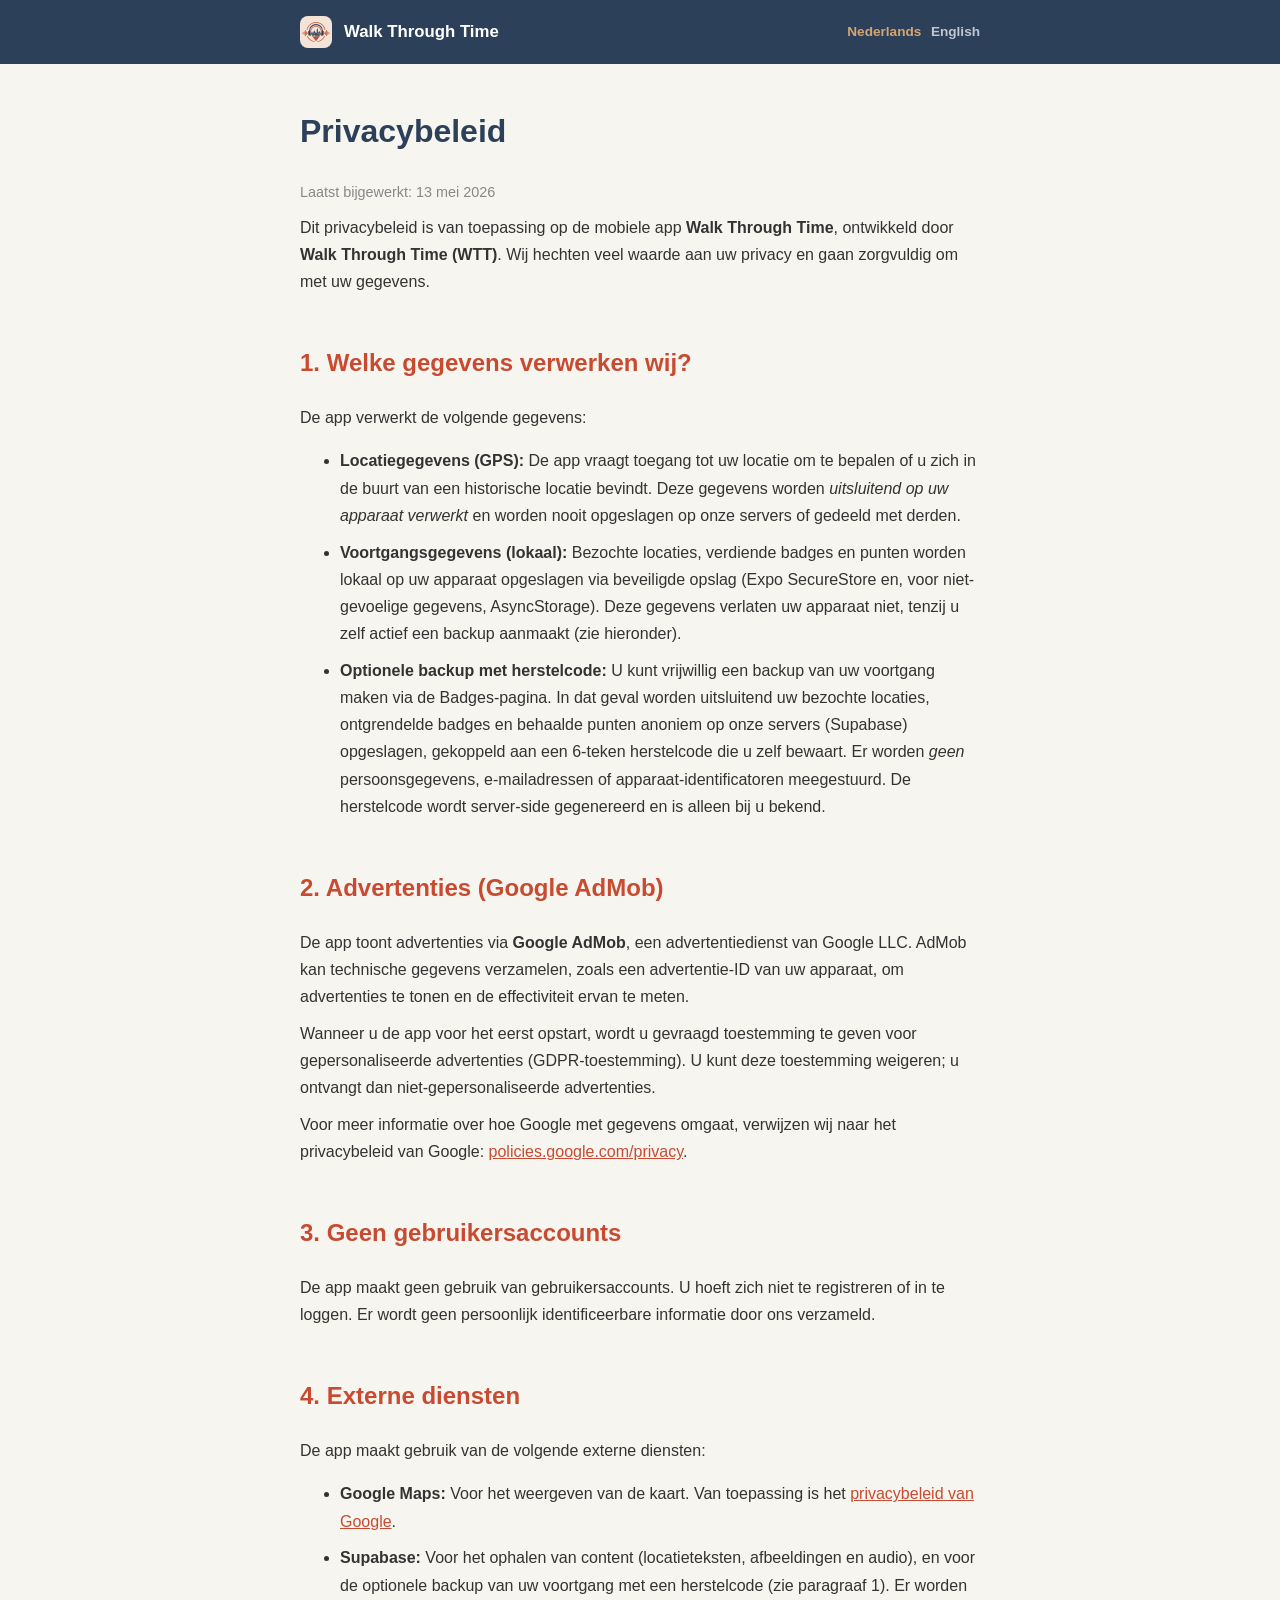
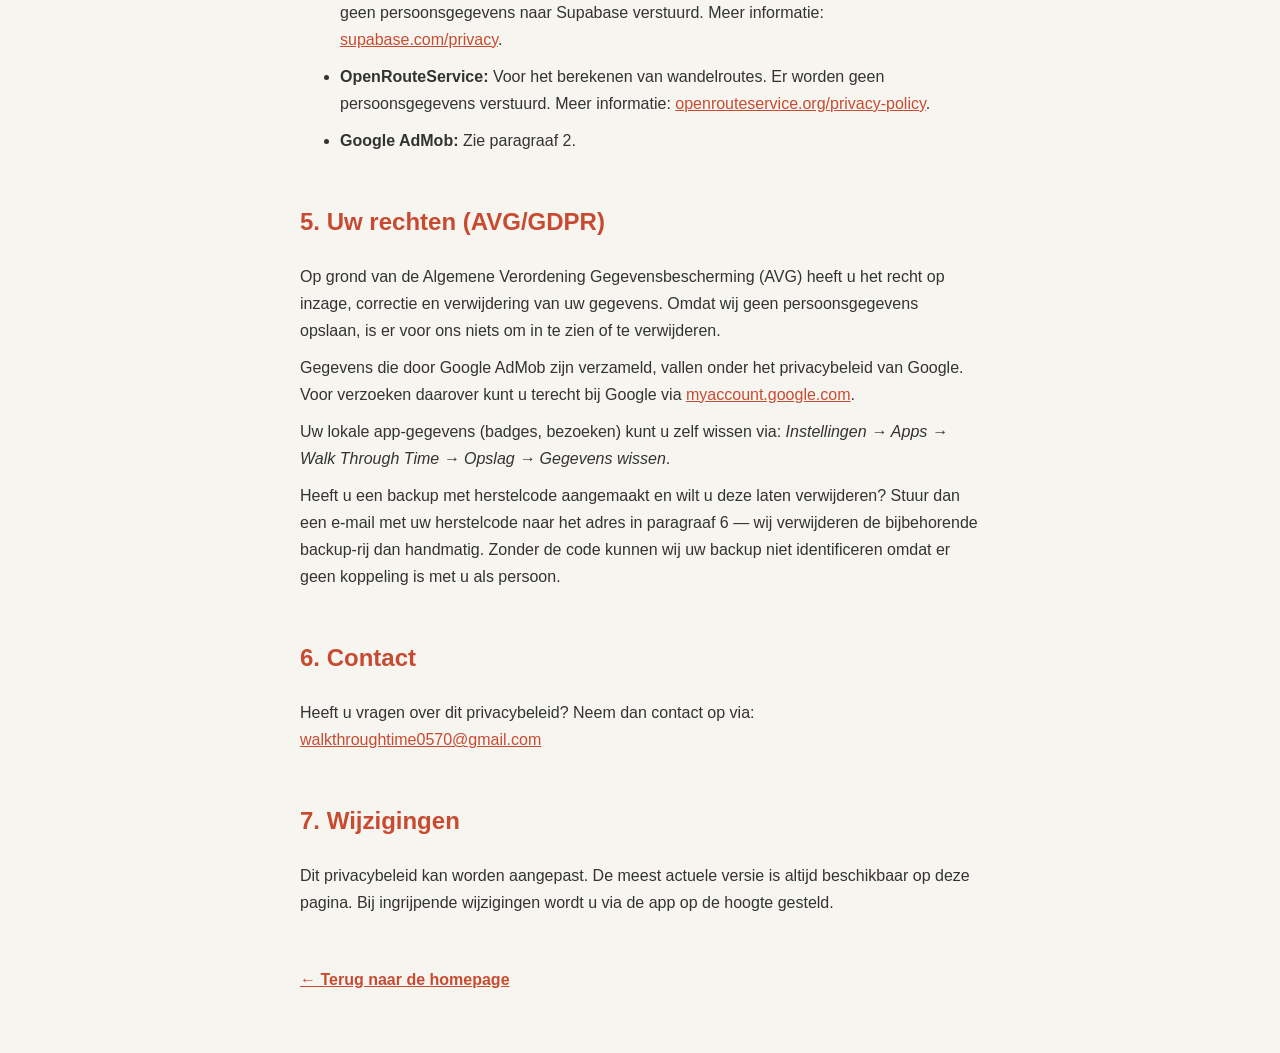
<file: privacy-policy.html>
<!DOCTYPE html>
<html lang="nl">
<head>
  <meta charset="UTF-8" />
  <meta name="viewport" content="width=device-width, initial-scale=1.0" />
  <title>Privacybeleid — Walk Through Time</title>
  <meta name="theme-color" content="#2D4059">
  <link rel="icon" type="image/png" href="images/icon.png">
  <style>
    :root {
      --primary: #C84B31;
      --secondary: #2D4059;
      --soft-gold: #D4A574;
      --background: #F7F5F0;
    }
    * { box-sizing: border-box; }
    body {
      font-family: 'Segoe UI', -apple-system, BlinkMacSystemFont, Roboto, sans-serif;
      margin: 0;
      color: #333;
      line-height: 1.7;
      background: var(--background);
    }
    .policy-header {
      background: var(--secondary);
      padding: 1rem 0;
    }
    .policy-header .inner {
      max-width: 720px;
      margin: 0 auto;
      padding: 0 20px;
      display: flex;
      align-items: center;
      justify-content: space-between;
      gap: 0.75rem;
    }
    .policy-header .brand {
      display: flex;
      align-items: center;
      gap: 0.75rem;
      color: #fff;
      text-decoration: none;
      font-weight: 700;
      font-size: 1.05rem;
    }
    .policy-header img { width: 32px; height: 32px; border-radius: 8px; }
    .policy-lang { display: flex; align-items: center; gap: 0.6rem; font-size: 0.85rem; }
    .policy-lang a { color: rgba(255, 255, 255, 0.7); text-decoration: none; font-weight: 600; }
    .policy-lang a:hover { color: #fff; }
    .policy-lang .current { color: var(--soft-gold); font-weight: 700; }
    main {
      max-width: 720px;
      margin: 0 auto;
      padding: 40px 20px 60px;
    }
    h1 { color: var(--secondary); margin-top: 0; }
    h2 { color: var(--primary); margin-top: 2em; }
    a  { color: var(--primary); }
    p, li { margin: 0.6em 0; }
    .updated { color: #888; font-size: 0.9em; }
    .back {
      display: inline-block;
      margin-top: 2.5rem;
      font-weight: 600;
    }
  </style>
</head>
<body>

  <header class="policy-header">
    <div class="inner">
      <a class="brand" href="index.html">
        <img src="images/icon.png" alt="Walk Through Time">
        Walk Through Time
      </a>
      <nav class="policy-lang">
        <span class="current">Nederlands</span>
        <a href="privacy-policy-en.html">English</a>
      </nav>
    </div>
  </header>

  <main>
  <h1>Privacybeleid</h1>
  <p class="updated">Laatst bijgewerkt: 13 mei 2026</p>

  <p>
    Dit privacybeleid is van toepassing op de mobiele app <strong>Walk Through Time</strong>,
    ontwikkeld door <strong>Walk Through Time (WTT)</strong>. Wij hechten veel waarde aan uw
    privacy en gaan zorgvuldig om met uw gegevens.
  </p>

  <h2>1. Welke gegevens verwerken wij?</h2>
  <p>
    De app verwerkt de volgende gegevens:
  </p>
  <ul>
    <li>
      <strong>Locatiegegevens (GPS):</strong> De app vraagt toegang tot uw locatie om te bepalen
      of u zich in de buurt van een historische locatie bevindt. Deze gegevens worden
      <em>uitsluitend op uw apparaat verwerkt</em> en worden nooit opgeslagen op onze servers
      of gedeeld met derden.
    </li>
    <li>
      <strong>Voortgangsgegevens (lokaal):</strong> Bezochte locaties, verdiende badges en
      punten worden lokaal op uw apparaat opgeslagen via beveiligde opslag (Expo SecureStore
      en, voor niet-gevoelige gegevens, AsyncStorage). Deze gegevens verlaten uw apparaat
      niet, tenzij u zelf actief een backup aanmaakt (zie hieronder).
    </li>
    <li>
      <strong>Optionele backup met herstelcode:</strong> U kunt vrijwillig een backup van uw
      voortgang maken via de Badges-pagina. In dat geval worden uitsluitend uw bezochte locaties,
      ontgrendelde badges en behaalde punten anoniem op onze servers (Supabase) opgeslagen,
      gekoppeld aan een 6-teken herstelcode die u zelf bewaart. Er worden <em>geen</em>
      persoonsgegevens, e-mailadressen of apparaat-identificatoren meegestuurd. De herstelcode
      wordt server-side gegenereerd en is alleen bij u bekend.
    </li>
  </ul>

  <h2>2. Advertenties (Google AdMob)</h2>
  <p>
    De app toont advertenties via <strong>Google AdMob</strong>, een advertentiedienst van Google LLC.
    AdMob kan technische gegevens verzamelen, zoals een advertentie-ID van uw apparaat, om
    advertenties te tonen en de effectiviteit ervan te meten.
  </p>
  <p>
    Wanneer u de app voor het eerst opstart, wordt u gevraagd toestemming te geven voor
    gepersonaliseerde advertenties (GDPR-toestemming). U kunt deze toestemming weigeren;
    u ontvangt dan niet-gepersonaliseerde advertenties.
  </p>
  <p>
    Voor meer informatie over hoe Google met gegevens omgaat, verwijzen wij naar het
    privacybeleid van Google:
    <a href="https://policies.google.com/privacy" target="_blank" rel="noopener">policies.google.com/privacy</a>.
  </p>

  <h2>3. Geen gebruikersaccounts</h2>
  <p>
    De app maakt geen gebruik van gebruikersaccounts. U hoeft zich niet te registreren of
    in te loggen. Er wordt geen persoonlijk identificeerbare informatie door ons verzameld.
  </p>

  <h2>4. Externe diensten</h2>
  <p>
    De app maakt gebruik van de volgende externe diensten:
  </p>
  <ul>
    <li>
      <strong>Google Maps:</strong> Voor het weergeven van de kaart. Van toepassing is het
      <a href="https://policies.google.com/privacy" target="_blank" rel="noopener">privacybeleid van Google</a>.
    </li>
    <li>
      <strong>Supabase:</strong> Voor het ophalen van content (locatieteksten, afbeeldingen en
      audio), en voor de optionele backup van uw voortgang met een herstelcode (zie paragraaf 1).
      Er worden geen persoonsgegevens naar Supabase verstuurd. Meer informatie:
      <a href="https://supabase.com/privacy" target="_blank" rel="noopener">supabase.com/privacy</a>.
    </li>
    <li>
      <strong>OpenRouteService:</strong> Voor het berekenen van wandelroutes. Er worden geen
      persoonsgegevens verstuurd. Meer informatie:
      <a href="https://openrouteservice.org/privacy-policy/" target="_blank" rel="noopener">openrouteservice.org/privacy-policy</a>.
    </li>
    <li>
      <strong>Google AdMob:</strong> Zie paragraaf 2.
    </li>
  </ul>

  <h2>5. Uw rechten (AVG/GDPR)</h2>
  <p>
    Op grond van de Algemene Verordening Gegevensbescherming (AVG) heeft u het recht op
    inzage, correctie en verwijdering van uw gegevens. Omdat wij geen persoonsgegevens
    opslaan, is er voor ons niets om in te zien of te verwijderen.
  </p>
  <p>
    Gegevens die door Google AdMob zijn verzameld, vallen onder het privacybeleid van Google.
    Voor verzoeken daarover kunt u terecht bij Google via
    <a href="https://myaccount.google.com" target="_blank" rel="noopener">myaccount.google.com</a>.
  </p>
  <p>
    Uw lokale app-gegevens (badges, bezoeken) kunt u zelf wissen via:
    <em>Instellingen → Apps → Walk Through Time → Opslag → Gegevens wissen</em>.
  </p>
  <p>
    Heeft u een backup met herstelcode aangemaakt en wilt u deze laten verwijderen? Stuur dan
    een e-mail met uw herstelcode naar het adres in paragraaf 6 — wij verwijderen de bijbehorende
    backup-rij dan handmatig. Zonder de code kunnen wij uw backup niet identificeren omdat er
    geen koppeling is met u als persoon.
  </p>

  <h2>6. Contact</h2>
  <p>
    Heeft u vragen over dit privacybeleid? Neem dan contact op via:<br />
    <a href="mailto:walkthroughtime0570@gmail.com">walkthroughtime0570@gmail.com</a>
  </p>

  <h2>7. Wijzigingen</h2>
  <p>
    Dit privacybeleid kan worden aangepast. De meest actuele versie is altijd beschikbaar
    op deze pagina. Bij ingrijpende wijzigingen wordt u via de app op de hoogte gesteld.
  </p>

  <a class="back" href="index.html">&larr; Terug naar de homepage</a>
  </main>

</body>
</html>
</file>
<file: css/style.css>
/* ============================================
   Walk Through Time — Landing Page
   Brand colors from app theme
   ============================================ */

:root {
  --primary: #C84B31;
  --primary-dark: #A33D28;
  --secondary: #2D4059;
  --secondary-dark: #1A3A52;
  --background: #F7F5F0;
  --surface: #FFFFFF;
  --warm-cream: #F4E4D7;
  --soft-gold: #D4A574;
  --text-primary: #2D2D2D;
  --text-secondary: #666666;
  --text-light: #999999;
  --border: #E0E0E0;
}

/* ---- Reset & Base ---- */

*,
*::before,
*::after {
  margin: 0;
  padding: 0;
  box-sizing: border-box;
}

html {
  scroll-behavior: smooth;
  font-size: 16px;
}

body {
  font-family: 'Segoe UI', -apple-system, BlinkMacSystemFont, Roboto, 'Helvetica Neue', Arial, sans-serif;
  color: var(--text-primary);
  background: var(--background);
  line-height: 1.6;
  overflow-x: hidden;
}

img {
  max-width: 100%;
  height: auto;
  display: block;
}

a {
  color: var(--primary);
  text-decoration: none;
  transition: color 0.2s;
}

a:hover {
  color: var(--primary-dark);
}

/* ---- Typography ---- */

h1, h2, h3, h4 {
  color: var(--secondary);
  line-height: 1.2;
  font-weight: 700;
}

.section-title {
  font-size: 2.25rem;
  text-align: center;
  margin-bottom: 0.5rem;
}

.section-subtitle {
  text-align: center;
  color: var(--text-secondary);
  font-size: 1.125rem;
  max-width: 600px;
  margin: 0 auto 3rem;
}

/* ---- Layout ---- */

.container {
  max-width: 1100px;
  margin: 0 auto;
  padding: 0 1.5rem;
}

section {
  padding: 5rem 0;
}

/* ============================================
   Navigation
   ============================================ */

.nav {
  position: fixed;
  top: 0;
  left: 0;
  right: 0;
  z-index: 100;
  padding: 1rem 0;
  transition: background 0.3s, box-shadow 0.3s, padding 0.3s;
}

.nav.scrolled {
  background: rgba(255, 255, 255, 0.97);
  box-shadow: 0 2px 20px rgba(0, 0, 0, 0.08);
  padding: 0.6rem 0;
}

.nav-inner {
  display: flex;
  align-items: center;
  justify-content: space-between;
}

.nav-logo {
  display: flex;
  align-items: center;
  gap: 0.75rem;
  font-weight: 700;
  font-size: 1.125rem;
  color: var(--surface);
  transition: color 0.3s;
}

.nav.scrolled .nav-logo {
  color: var(--secondary);
}

.nav-logo img {
  width: 36px;
  height: 36px;
  border-radius: 8px;
}

.nav-links {
  display: flex;
  align-items: center;
  gap: 2rem;
  list-style: none;
}

.nav-links a {
  color: rgba(255, 255, 255, 0.85);
  font-size: 0.9375rem;
  font-weight: 500;
  transition: color 0.2s;
}

.nav.scrolled .nav-links a {
  color: var(--text-secondary);
}

.nav-links a:hover {
  color: var(--primary);
}

.nav-cta {
  background: var(--primary);
  color: #fff !important;
  padding: 0.5rem 1.25rem;
  border-radius: 8px;
  font-weight: 600;
  transition: background 0.2s, transform 0.2s;
}

.nav-cta:hover {
  background: var(--primary-dark);
  color: #fff !important;
  transform: translateY(-1px);
}

.nav-toggle {
  display: none;
  flex-direction: column;
  gap: 5px;
  background: none;
  border: none;
  cursor: pointer;
  padding: 4px;
}

.nav-toggle span {
  display: block;
  width: 24px;
  height: 2px;
  background: #fff;
  border-radius: 2px;
  transition: background 0.3s;
}

.nav.scrolled .nav-toggle span {
  background: var(--secondary);
}

/* ============================================
   Hero
   ============================================ */

.hero {
  position: relative;
  min-height: 100vh;
  display: flex;
  align-items: center;
  justify-content: center;
  text-align: center;
  background: var(--secondary);
  overflow: hidden;
  padding: 6rem 1.5rem 4rem;
}

.hero-bg {
  position: absolute;
  inset: 0;
  background-image: url('../images/deventer-1899.webp');
  background-position: center top;
  /* De plattegrond is een onregelmatig gevormde tekening op transparante
     achtergrond. Door op HOOGTE te schalen (i.p.v. een vaste breedte) valt de
     schuine onderrand — net als op een groot scherm — altijd nét onder de
     zichtbare banner, óók op smalle/mobiele schermen. Zo is er nergens een
     harde afgeknipte rand. */
  background-size: auto 120%;
  background-repeat: no-repeat;
  opacity: 1;
  /* Bovenrand van de kaart wegvloeien in het blauw. */
  mask-image: linear-gradient(to bottom, transparent 0%, black 60%);
  -webkit-mask-image: linear-gradient(to bottom, transparent 0%, black 60%);
}

.hero-overlay {
  position: absolute;
  inset: 0;
  background: linear-gradient(
    to bottom,
    rgba(26, 58, 82, 1) 0%,
    rgba(26, 58, 82, 0.9) 35%,
    rgba(45, 64, 89, 0.65) 65%,
    rgba(45, 64, 89, 0.3) 100%
  );
}

.hero-content {
  position: relative;
  z-index: 2;
  max-width: 700px;
}

.hero-badge {
  display: inline-block;
  background: rgba(200, 75, 49, 0.2);
  border: 1px solid rgba(200, 75, 49, 0.4);
  color: var(--soft-gold);
  font-size: 0.8125rem;
  font-weight: 600;
  letter-spacing: 0.1em;
  text-transform: uppercase;
  padding: 0.4rem 1rem;
  border-radius: 100px;
  margin-bottom: 1.5rem;
}

.hero h1 {
  font-size: clamp(2.5rem, 6vw, 4rem);
  color: #fff;
  margin-bottom: 1.25rem;
  letter-spacing: -0.02em;
}

.hero h1 span {
  color: var(--soft-gold);
}

.hero-text {
  font-size: 1.1875rem;
  color: rgba(255, 255, 255, 0.8);
  margin-bottom: 2.5rem;
  line-height: 1.7;
}

.hero-actions {
  display: flex;
  gap: 1rem;
  justify-content: center;
  flex-wrap: wrap;
}

.btn {
  display: inline-flex;
  align-items: center;
  gap: 0.5rem;
  padding: 0.875rem 2rem;
  border-radius: 12px;
  font-size: 1rem;
  font-weight: 600;
  cursor: pointer;
  border: none;
  transition: transform 0.2s, box-shadow 0.2s, background 0.2s;
}

.btn:hover {
  transform: translateY(-2px);
}

.btn-primary {
  background: var(--primary);
  color: #fff;
  box-shadow: 0 4px 15px rgba(200, 75, 49, 0.35);
}

.btn-primary:hover {
  background: var(--primary-dark);
  color: #fff;
  box-shadow: 0 6px 25px rgba(200, 75, 49, 0.45);
}

.btn-outline {
  background: transparent;
  color: #fff;
  border: 2px solid rgba(255, 255, 255, 0.3);
}

.btn-outline:hover {
  border-color: rgba(255, 255, 255, 0.6);
  color: #fff;
  background: rgba(255, 255, 255, 0.05);
}

.hero-scroll {
  position: absolute;
  bottom: 2rem;
  left: 50%;
  transform: translateX(-50%);
  z-index: 2;
}

.scroll-indicator {
  width: 28px;
  height: 44px;
  border: 2px solid rgba(255, 255, 255, 0.3);
  border-radius: 14px;
  display: flex;
  justify-content: center;
  padding-top: 8px;
}

.scroll-dot {
  width: 4px;
  height: 8px;
  background: rgba(255, 255, 255, 0.6);
  border-radius: 2px;
  animation: scrollBounce 2s ease-in-out infinite;
}

@keyframes scrollBounce {
  0%, 100% { transform: translateY(0); opacity: 1; }
  50% { transform: translateY(12px); opacity: 0.3; }
}

/* ============================================
   Features
   ============================================ */

.features {
  background: var(--surface);
}

.features-grid {
  display: grid;
  grid-template-columns: repeat(2, 1fr);
  gap: 2.5rem;
}

.feature-card {
  padding: 2rem;
  border-radius: 16px;
  background: var(--background);
  border: 1px solid var(--border);
  transition: transform 0.3s, box-shadow 0.3s;
}

.feature-card:hover {
  transform: translateY(-4px);
  box-shadow: 0 12px 40px rgba(0, 0, 0, 0.08);
}

.feature-icon {
  width: 56px;
  height: 56px;
  border-radius: 14px;
  display: flex;
  align-items: center;
  justify-content: center;
  margin-bottom: 1.25rem;
  font-size: 1.5rem;
}

.feature-icon.audio   { background: rgba(200, 75, 49, 0.1); color: var(--primary); }
.feature-icon.photo   { background: rgba(212, 165, 116, 0.2); color: var(--soft-gold); }
.feature-icon.map     { background: rgba(45, 64, 89, 0.1); color: var(--secondary); }
.feature-icon.routes  { background: rgba(95, 167, 119, 0.12); color: #5FA777; }
.feature-icon.arrival { background: rgba(200, 75, 49, 0.1); color: var(--primary); }
.feature-icon.badge   { background: rgba(212, 165, 116, 0.2); color: var(--soft-gold); }

.feature-card h3 {
  font-size: 1.25rem;
  margin-bottom: 0.5rem;
}

.feature-card p {
  color: var(--text-secondary);
  font-size: 0.9375rem;
  line-height: 1.6;
}

/* ============================================
   Image Comparison (Teaser)
   ============================================ */

.comparison {
  background: var(--secondary);
  color: #fff;
  overflow: hidden;
}

.comparison .section-title {
  color: #fff;
}

.comparison .section-subtitle {
  color: rgba(255, 255, 255, 0.65);
}

.comparison-wrapper {
  max-width: 720px;
  margin: 0 auto;
  position: relative;
  border-radius: 16px;
  overflow: hidden;
  box-shadow: 0 20px 60px rgba(0, 0, 0, 0.3);
  aspect-ratio: 4/3;
  cursor: ew-resize;
  user-select: none;
  -webkit-user-select: none;
}

.comparison-wrapper img {
  position: absolute;
  top: 0;
  left: 0;
  width: 100%;
  height: 100%;
  object-fit: cover;
}

.comparison-img-before {
  z-index: 1;
  clip-path: inset(0 50% 0 0);
}

.comparison-img-after {
  z-index: 0;
}

.comparison-slider {
  position: absolute;
  top: 0;
  bottom: 0;
  left: 50%;
  z-index: 3;
  width: 3px;
  background: #fff;
  transform: translateX(-50%);
  pointer-events: none;
}

.comparison-handle {
  position: absolute;
  top: 50%;
  left: 50%;
  transform: translate(-50%, -50%);
  width: 44px;
  height: 44px;
  background: #fff;
  border-radius: 50%;
  box-shadow: 0 2px 10px rgba(0, 0, 0, 0.3);
  display: flex;
  align-items: center;
  justify-content: center;
  pointer-events: none;
}

.comparison-handle svg {
  width: 20px;
  height: 20px;
  color: var(--secondary);
}

.comparison-label {
  position: absolute;
  z-index: 2;
  bottom: 1rem;
  padding: 0.35rem 0.85rem;
  background: rgba(0, 0, 0, 0.55);
  backdrop-filter: blur(4px);
  color: #fff;
  font-size: 0.8125rem;
  font-weight: 600;
  border-radius: 6px;
  text-transform: uppercase;
  letter-spacing: 0.05em;
}

.comparison-label.before { left: 1rem; }
.comparison-label.after  { right: 1rem; }

.comparison-caption {
  text-align: center;
  margin-top: 1.25rem;
  color: rgba(255, 255, 255, 0.5);
  font-size: 0.875rem;
}

/* Twee sliders naast elkaar (schets- én foto-reconstructie) */
.comparison-grid {
  display: grid;
  grid-template-columns: 1fr 1fr;
  gap: 2.5rem;
  max-width: 1000px;
  margin: 0 auto;
  align-items: start;
}

.comparison-item {
  margin: 0;
}

/* Binnen het raster vult elke slider zijn eigen kolom */
.comparison-item .comparison-wrapper {
  max-width: none;
  margin: 0;
}

/* ============================================
   App Screenshots (phone gallery)
   ============================================ */

.screenshots {
  background: var(--background);
  overflow: hidden;
}

/* Horizontale galerij die op mobiel scrollt en op desktop centreert */
.screens-scroller {
  display: flex;
  gap: 1.75rem;
  overflow-x: auto;
  scroll-snap-type: x proximity;
  padding: 0.5rem 1.5rem 1.5rem;
  max-width: 1300px;
  margin: 0 auto;
  scrollbar-width: thin;
  scrollbar-color: var(--soft-gold) transparent;
}

.screens-scroller::-webkit-scrollbar { height: 8px; }
.screens-scroller::-webkit-scrollbar-thumb {
  background: var(--soft-gold);
  border-radius: 4px;
}

.phone {
  flex: 0 0 auto;
  width: 210px;
  scroll-snap-align: center;
  text-align: center;
}

.phone-frame {
  background: #1A1A1A;
  border-radius: 26px;
  padding: 8px;
  box-shadow: 0 14px 40px rgba(26, 58, 82, 0.18);
}

.phone-frame img {
  width: 100%;
  border-radius: 18px;
  display: block;
}

.phone figcaption {
  margin-top: 0.9rem;
  color: var(--text-secondary);
  font-size: 0.9rem;
  font-weight: 600;
  line-height: 1.35;
}

/* ============================================
   How It Works
   ============================================ */

.how-it-works {
  background: var(--background);
}

.steps {
  display: grid;
  grid-template-columns: repeat(3, 1fr);
  gap: 2rem;
  position: relative;
}

.steps::before {
  content: '';
  position: absolute;
  top: 40px;
  left: calc(16.67% + 1rem);
  right: calc(16.67% + 1rem);
  height: 2px;
  background: var(--border);
  z-index: 0;
}

.step {
  text-align: center;
  position: relative;
  z-index: 1;
}

.step-number {
  width: 80px;
  height: 80px;
  border-radius: 50%;
  background: var(--surface);
  border: 2px solid var(--primary);
  display: flex;
  align-items: center;
  justify-content: center;
  margin: 0 auto 1.25rem;
  font-size: 1.75rem;
}

.step h3 {
  font-size: 1.125rem;
  margin-bottom: 0.5rem;
}

.step p {
  color: var(--text-secondary);
  font-size: 0.9375rem;
  max-width: 280px;
  margin: 0 auto;
}

/* ============================================
   Locations Teaser
   ============================================ */

.locations {
  background: var(--surface);
}

.locations-preview {
  display: grid;
  grid-template-columns: repeat(3, 1fr);
  gap: 1.5rem;
  margin-bottom: 2.5rem;
}

/* Vangnet: blijft er op de laatste rij één kaart over (aantal = 3n+1), zet die
   dan in de middelste kolom in plaats van links uitgelijnd, want zo'n losse
   kaart oogt als een fout in de opmaak. Bij het huidige aantal van 12 vult de
   grid precies, dus deze regel doet nu niets. Hij blijft staan zodat een
   dertiende kaart geen scheve rij oplevert. */
.location-card:last-child:nth-child(3n + 1) {
  grid-column: 2;
}

.location-card {
  position: relative;
  border-radius: 16px;
  overflow: hidden;
  aspect-ratio: 3/4;
  cursor: default;
}

.location-card img {
  width: 100%;
  height: 100%;
  object-fit: cover;
  transition: transform 0.5s;
}

.location-card:hover img {
  transform: scale(1.05);
}

.location-card-overlay {
  position: absolute;
  inset: 0;
  background: linear-gradient(0deg, rgba(26, 58, 82, 0.85) 0%, transparent 60%);
  display: flex;
  flex-direction: column;
  justify-content: flex-end;
  padding: 1.5rem;
}

.location-card h3 {
  color: #fff;
  font-size: 1.125rem;
  margin-bottom: 0.25rem;
}

.location-card p {
  color: rgba(255, 255, 255, 0.7);
  font-size: 0.8125rem;
}

.locations-more {
  text-align: center;
}

.locations-more p {
  font-size: 1.25rem;
  color: var(--text-secondary);
}

.locations-more span {
  color: var(--primary);
  font-weight: 700;
}

/* ============================================
   CTA / Download
   ============================================ */

.cta {
  background: var(--secondary);
  text-align: center;
  color: #fff;
  position: relative;
  overflow: hidden;
}

.cta::before {
  content: '';
  position: absolute;
  top: -50%;
  right: -20%;
  width: 500px;
  height: 500px;
  border-radius: 50%;
  background: rgba(200, 75, 49, 0.08);
}

.cta-content {
  position: relative;
  z-index: 1;
}

.cta h2 {
  color: #fff;
  font-size: 2.25rem;
  margin-bottom: 1rem;
}

.cta p {
  color: rgba(255, 255, 255, 0.7);
  font-size: 1.125rem;
  max-width: 500px;
  margin: 0 auto 2.5rem;
}

.store-buttons {
  display: flex;
  gap: 1rem;
  justify-content: center;
  flex-wrap: wrap;
}

.store-btn {
  display: inline-flex;
  align-items: center;
  gap: 0.75rem;
  padding: 0.875rem 1.75rem;
  border-radius: 12px;
  background: rgba(255, 255, 255, 0.1);
  border: 1px solid rgba(255, 255, 255, 0.2);
  color: #fff;
  font-size: 0.9375rem;
  transition: background 0.2s, transform 0.2s;
}

.store-btn:hover {
  background: rgba(255, 255, 255, 0.15);
  transform: translateY(-2px);
  color: #fff;
}

.store-btn svg {
  width: 28px;
  height: 28px;
}

.store-btn .store-label {
  text-align: left;
  line-height: 1.2;
}

.store-btn .store-label small {
  font-size: 0.6875rem;
  opacity: 0.7;
  display: block;
}

.store-btn .store-label strong {
  font-size: 1rem;
}

/* ============================================
   Footer
   ============================================ */

.footer {
  background: var(--secondary-dark);
  color: rgba(255, 255, 255, 0.5);
  padding: 2.5rem 0;
}

.footer-inner {
  display: flex;
  align-items: center;
  justify-content: space-between;
  flex-wrap: wrap;
  gap: 1rem;
}

.footer-brand {
  display: flex;
  align-items: center;
  gap: 0.5rem;
  color: rgba(255, 255, 255, 0.7);
  font-weight: 600;
  font-size: 0.9375rem;
}

.footer-brand img {
  width: 28px;
  height: 28px;
  border-radius: 6px;
}

.footer-links {
  display: flex;
  gap: 1.5rem;
  list-style: none;
}

.footer-links a {
  color: rgba(255, 255, 255, 0.5);
  font-size: 0.875rem;
  transition: color 0.2s;
}

.footer-links a:hover {
  color: var(--soft-gold);
}

/* ============================================
   Animations (on scroll)
   ============================================ */

.fade-up {
  opacity: 0;
  transform: translateY(30px);
  transition: opacity 0.6s ease-out, transform 0.6s ease-out;
}

.fade-up.visible {
  opacity: 1;
  transform: translateY(0);
}

.fade-up:nth-child(2) { transition-delay: 0.1s; }
.fade-up:nth-child(3) { transition-delay: 0.2s; }
.fade-up:nth-child(4) { transition-delay: 0.3s; }

/* ============================================
   Responsive
   ============================================ */

@media (max-width: 768px) {
  section {
    padding: 3.5rem 0;
  }

  .section-title {
    font-size: 1.75rem;
  }

  .nav-links {
    display: none;
    position: absolute;
    top: 100%;
    left: 0;
    right: 0;
    flex-direction: column;
    background: var(--surface);
    padding: 1rem 1.5rem;
    gap: 0;
    box-shadow: 0 8px 30px rgba(0, 0, 0, 0.1);
    border-radius: 0 0 12px 12px;
  }

  .nav-links.open {
    display: flex;
  }

  .nav-links li {
    border-bottom: 1px solid var(--border);
  }

  .nav-links li:last-child {
    border-bottom: none;
  }

  .nav-links a {
    display: block;
    padding: 0.75rem 0;
    color: var(--text-primary) !important;
  }

  .nav-toggle {
    display: flex;
  }

  .features-grid {
    grid-template-columns: 1fr;
    gap: 1.5rem;
  }

  .steps {
    grid-template-columns: 1fr;
    gap: 2.5rem;
  }

  .steps::before {
    display: none;
  }

  .locations-preview {
    grid-template-columns: 1fr;
    max-width: 360px;
    margin-left: auto;
    margin-right: auto;
  }

  /* Eén kolom hier, dus de centreer-regel voor de losse laatste kaart moet
     terug: anders zou grid-column: 2 een lege tweede kolom aanmaken. */
  .location-card:last-child:nth-child(3n + 1) {
    grid-column: auto;
  }

  .hero h1 {
    font-size: 2.25rem;
  }

  .hero-text {
    font-size: 1rem;
  }

  .comparison-grid {
    grid-template-columns: 1fr;
    gap: 2rem;
  }

  .comparison-wrapper {
    border-radius: 12px;
  }

  .footer-inner {
    flex-direction: column;
    text-align: center;
  }
}

@media (max-width: 480px) {
  .hero {
    min-height: 90vh;
  }

  .btn {
    padding: 0.75rem 1.5rem;
    font-size: 0.9375rem;
  }

  .hero-actions {
    flex-direction: column;
    align-items: center;
  }
}

/* ============================================
   Language switch (nav)
   ============================================ */

.lang-switch {
  display: flex;
  align-items: center;
  gap: 0.35rem;
}

.lang-btn {
  background: none;
  border: none;
  cursor: pointer;
  font-family: inherit;
  font-size: 0.85rem;
  font-weight: 600;
  padding: 0.15rem 0.35rem;
  border-radius: 6px;
  color: rgba(255, 255, 255, 0.6);
  transition: color 0.2s;
}

.lang-btn:hover { color: #fff; }
.lang-btn.is-active { color: var(--soft-gold); }

.lang-sep { color: rgba(255, 255, 255, 0.3); }

/* Scrolled nav uses the light background, so flip to dark text */
.nav.scrolled .lang-btn { color: var(--text-light); }
.nav.scrolled .lang-btn:hover,
.nav.scrolled .lang-btn.is-active { color: var(--primary); }
.nav.scrolled .lang-sep { color: var(--border); }

/* ============================================
   Multi-city line (locations)
   ============================================ */

.locations-multicity {
  margin-top: 0.75rem;
  font-size: 0.95rem;
  color: var(--text-light);
  font-style: italic;
}

/* ============================================
   Signup form (CTA)
   ============================================ */

.signup-form {
  display: flex;
  gap: 0.75rem;
  justify-content: center;
  flex-wrap: wrap;
  max-width: 480px;
  margin: 0 auto 1rem;
}

.signup-input {
  flex: 1 1 240px;
  padding: 0.875rem 1.25rem;
  border-radius: 12px;
  border: 1px solid rgba(255, 255, 255, 0.25);
  background: rgba(255, 255, 255, 0.1);
  color: #fff;
  font-size: 1rem;
  font-family: inherit;
}

.signup-input::placeholder { color: rgba(255, 255, 255, 0.5); }

.signup-input:focus {
  outline: none;
  border-color: var(--soft-gold);
  background: rgba(255, 255, 255, 0.15);
}

/* Honeypot field — hidden from real users, catches bots */
.signup-hp { display: none; }

.signup-message {
  max-width: 480px;
  margin: 0 auto 1rem;
  color: var(--soft-gold);
  font-weight: 600;
}

.signup-message.is-error { color: #FFB4A6; }

.signup-note {
  color: rgba(255, 255, 255, 0.5);
  font-size: 0.8125rem;
  max-width: 420px;
  margin: 0 auto 2.5rem;
}

/* ============================================
   Newsletter block (under the store buttons)
   ============================================ */

.newsletter {
  max-width: 520px;
  margin: 3.5rem auto 0;
  padding-top: 2.5rem;
  border-top: 1px solid rgba(255, 255, 255, 0.12);
}

.newsletter h3 {
  color: #fff;
  font-size: 1.25rem;
  margin-bottom: 0.5rem;
}

/* Higher specificity than `.cta p` so these overrides win */
.cta .newsletter-text {
  color: rgba(255, 255, 255, 0.7);
  font-size: 1rem;
  max-width: 460px;
  margin: 0 auto 1.5rem;
}

.newsletter .signup-note {
  margin-bottom: 0;
}

/* ============================================
   Responsive overrides for new components
   ============================================ */

@media (max-width: 768px) {
  /* Inside the mobile dropdown the background is light — flip text dark */
  .nav-links .lang-switch {
    justify-content: center;
    padding: 0.75rem 0;
    gap: 0.6rem;
  }

  .nav-links .lang-btn { color: var(--text-secondary); }
  .nav-links .lang-btn.is-active { color: var(--primary); }
  .nav-links .lang-sep { color: var(--border); }

  .signup-form { flex-direction: column; }
  .signup-form .btn { justify-content: center; }
}

/* ============================================
   Focus visibility (keyboard navigation)
   ============================================ */

a:focus-visible,
button:focus-visible,
.btn:focus-visible,
.store-btn:focus-visible,
.lang-btn:focus-visible,
.nav-toggle:focus-visible,
.signup-input:focus-visible,
.comparison-handle:focus-visible {
  outline: 3px solid var(--soft-gold);
  outline-offset: 3px;
  border-radius: 8px;
}

/* ============================================
   Reduced motion — respect the user's setting
   ============================================ */

@media (prefers-reduced-motion: reduce) {
  html { scroll-behavior: auto; }

  *,
  *::before,
  *::after {
    animation-duration: 0.001ms !important;
    animation-iteration-count: 1 !important;
    transition-duration: 0.001ms !important;
  }

  /* Scroll-reveal content must be visible even without its animation */
  .fade-up { opacity: 1 !important; transform: none !important; }
  .scroll-dot { animation: none !important; }
}
</file>
